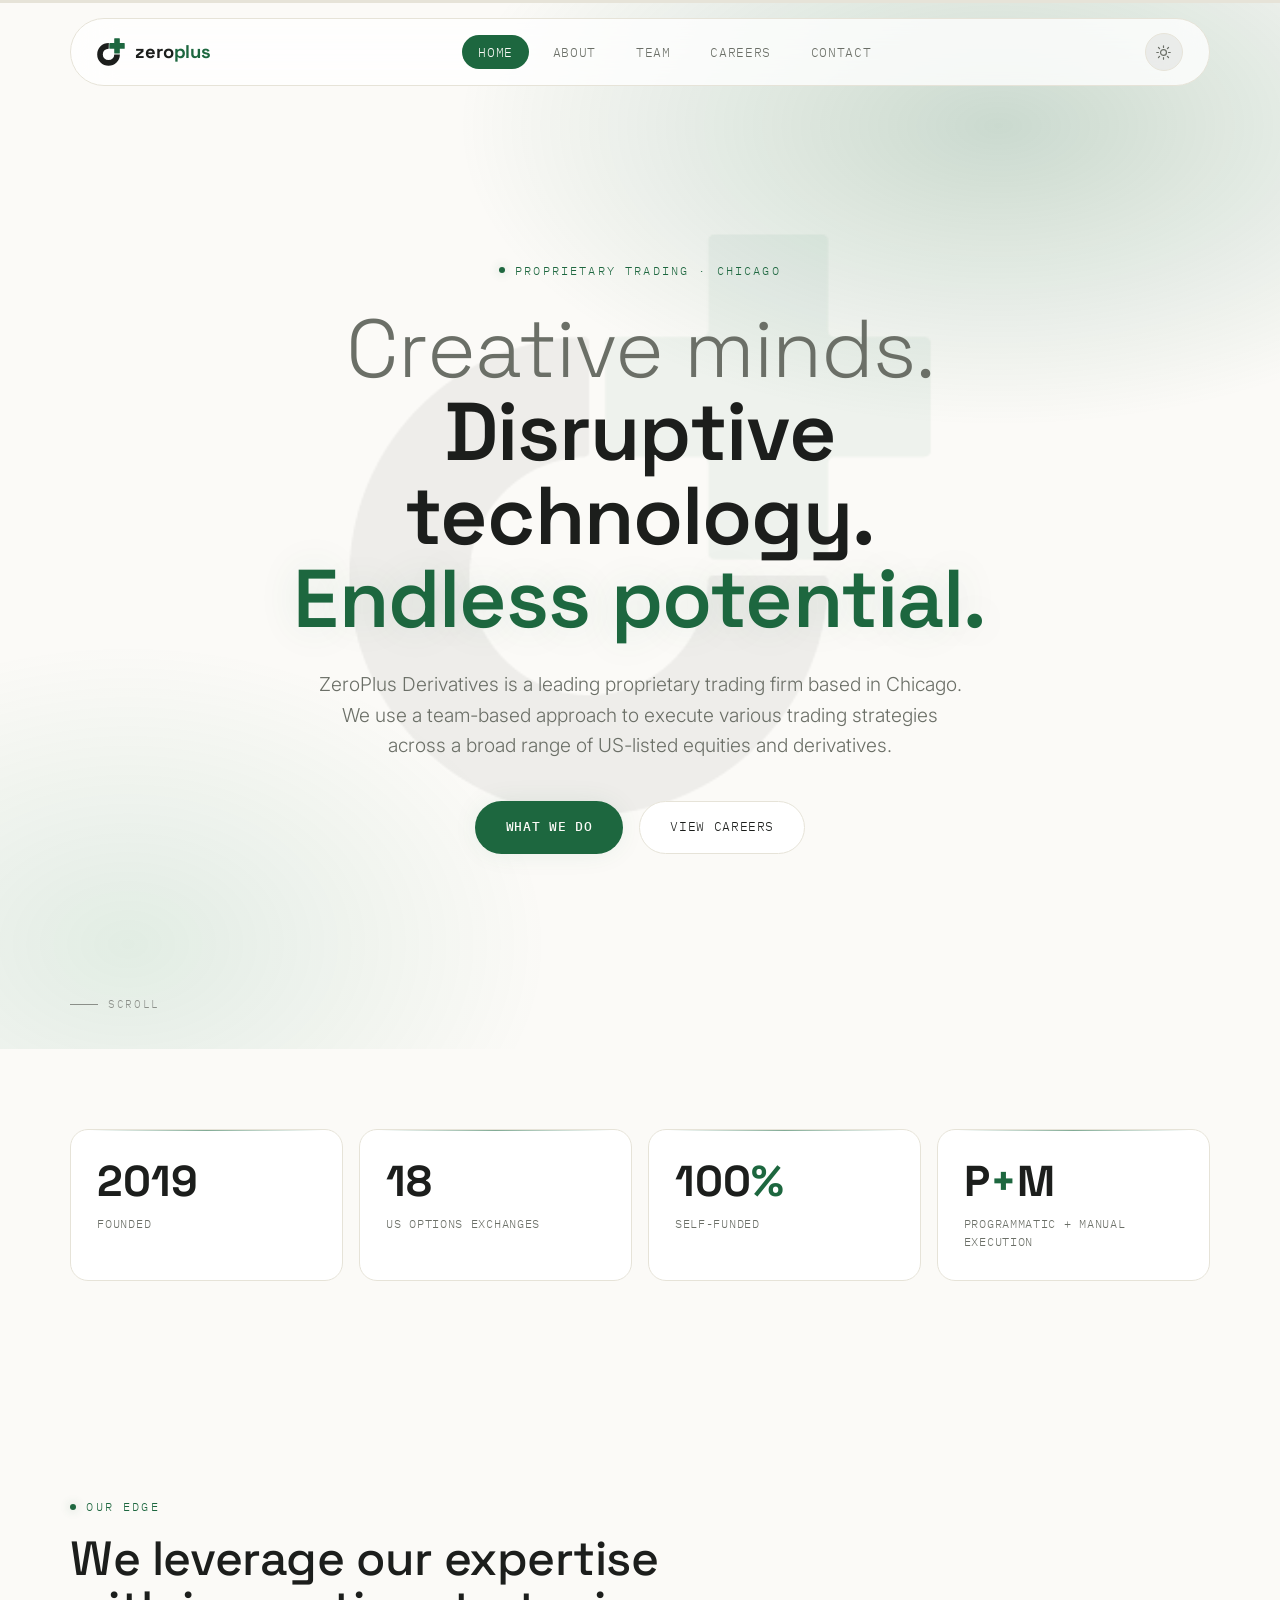
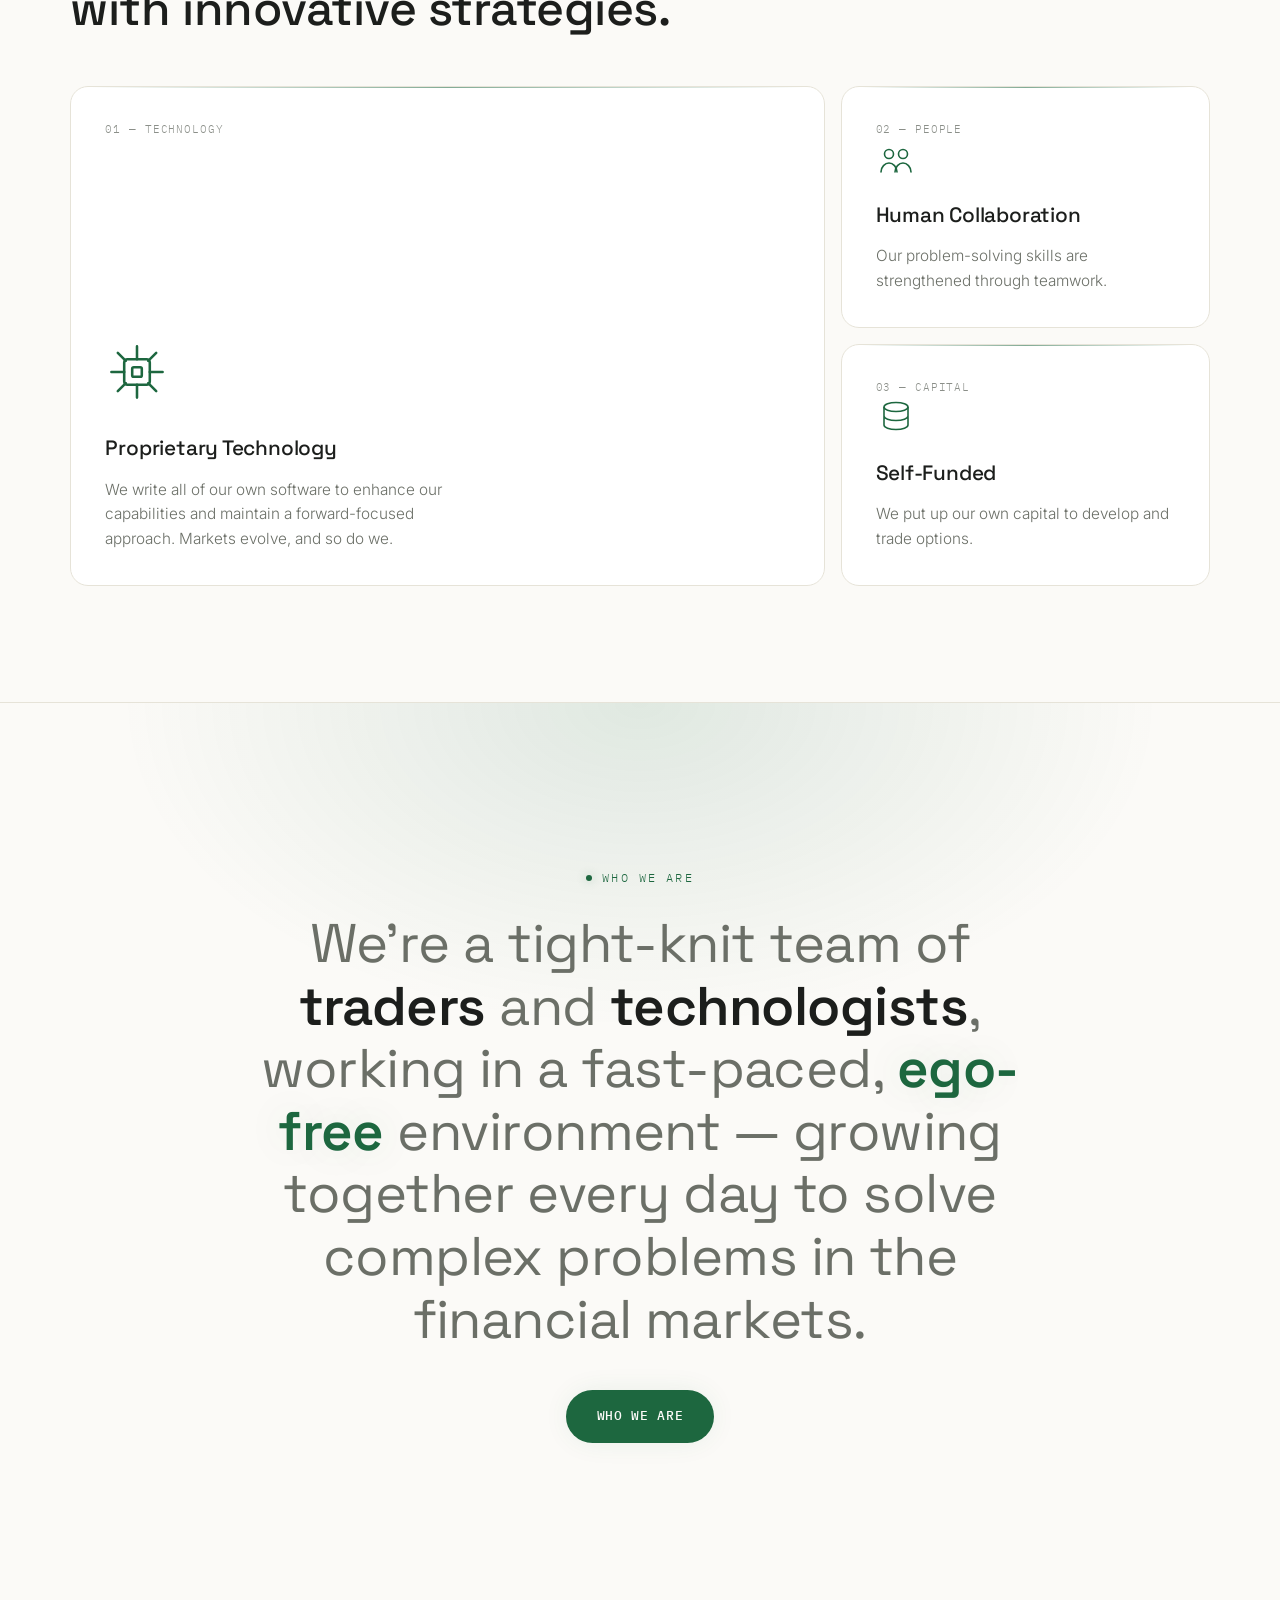
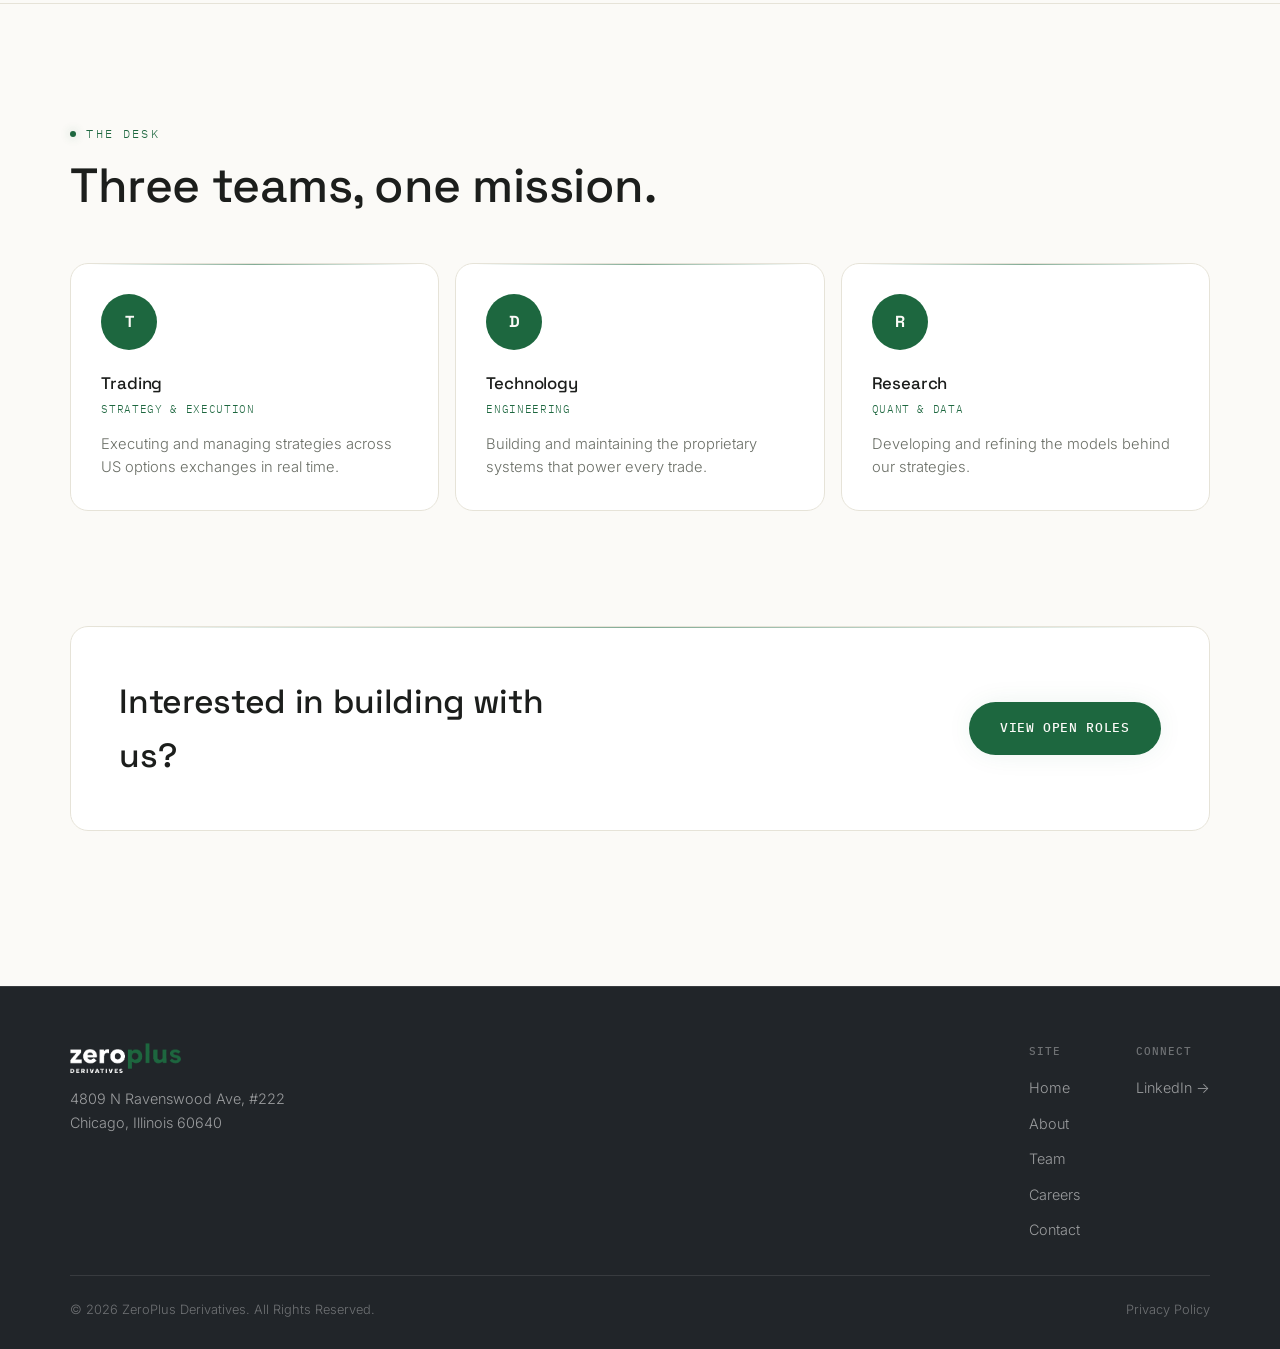
<file: index.html>
<!DOCTYPE html>
<html lang="en">
<head>
<meta charset="UTF-8">
<meta name="viewport" content="width=device-width, initial-scale=1.0">
<title>ZeroPlus Derivatives</title>
<meta name="description" content="ZeroPlus Derivatives is a leading proprietary trading firm based in Chicago, using a team-based approach to execute trading strategies across US-listed equities and derivatives.">
<link rel="icon" href="assets/logo-mark.png">
<link rel="stylesheet" href="css/style.css">
</head>
<body>

<div class="scroll-progress"><span></span></div>

<header class="site-header">
  <div class="container">
    <a href="index.html" class="brand">
      <svg class="brand-mark" viewBox="0 0 100 100" xmlns="http://www.w3.org/2000/svg" aria-hidden="true">
        <circle cx="41.2" cy="58.5" r="30.5" fill="none" stroke-width="20" stroke-dasharray="143.73 47.91" style="stroke: var(--header-text-hover);"/>
        <g transform="translate(71.5 28.2)">
          <rect x="-10" y="-27.5" width="20" height="55" rx="2" style="fill: var(--glow);"/>
          <rect x="-27.5" y="-10" width="55" height="20" rx="2" style="fill: var(--glow);"/>
        </g>
      </svg>
      <span class="brand-word">zero<span class="g">plus</span></span>
    </a>
    <nav class="main-nav" aria-label="Primary">
      <ul>
        <li><a href="index.html" class="is-active">Home</a></li>
        <li><a href="about.html">About</a></li>
        <li><a href="team.html">Team</a></li>
        <li><a href="careers.html">Careers</a></li>
        <li><a href="contact.html">Contact</a></li>
      </ul>
    </nav>
    <button class="nav-toggle" aria-label="Toggle menu" aria-expanded="false">
      <svg width="16" height="12" viewBox="0 0 18 14" fill="none" xmlns="http://www.w3.org/2000/svg">
        <path d="M0 1H18M0 7H18M0 13H18" stroke="currentColor" stroke-width="1.5"/>
      </svg>
    </button>
    <button class="theme-toggle" aria-label="Toggle light and dark mode">
      <svg class="icon-moon" viewBox="0 0 24 24" fill="none"><path d="M20 14.5A8.5 8.5 0 1 1 9.5 4a7 7 0 0 0 10.5 10.5Z" stroke="currentColor" stroke-width="1.7" stroke-linejoin="round"/></svg>
      <svg class="icon-sun" viewBox="0 0 24 24" fill="none"><circle cx="12" cy="12" r="4.2" stroke="currentColor" stroke-width="1.7"/><path d="M12 2.5v2.3M12 19.2v2.3M4.9 4.9l1.6 1.6M17.5 17.5l1.6 1.6M2.5 12h2.3M19.2 12h2.3M4.9 19.1l1.6-1.6M17.5 6.5l1.6-1.6" stroke="currentColor" stroke-width="1.7" stroke-linecap="round"/></svg>
    </button>
  </div>
</header>

<main>
  <!-- HERO -->
  <section class="hero">
    <canvas class="hero-canvas" aria-hidden="true"></canvas>
    <img src="assets/logo-mark.png" alt="" class="hero-mark-bg" aria-hidden="true">
        <div class="container">
      <div class="hero-inner">
        <span class="eyebrow">Proprietary Trading &middot; Chicago</span>
        <h1><span class="thin">Creative minds.</span><br>Disruptive technology.<br><span class="accent">Endless potential.</span></h1>
        <p class="lede">ZeroPlus Derivatives is a leading proprietary trading firm based in Chicago. We use a team-based approach to execute various trading strategies across a broad range of US-listed equities and derivatives.</p>
        <div class="cta-row">
          <a href="about.html" class="btn btn-primary">What we do</a>
          <a href="careers.html" class="btn btn-ghost">View careers</a>
        </div>
      </div>
    </div>
    <div class="scroll-cue"><span class="line"></span> Scroll</div>
  </section>

  <!-- STAT BAND -->
  <div class="stat-band">
    <div class="container">
      <div class="stat-grid">
        <div class="stat-tile glass">
          <div class="value">2019</div>
          <div class="label">Founded</div>
        </div>
        <div class="stat-tile glass">
          <div class="value">18</div>
          <div class="label">US Options Exchanges</div>
        </div>
        <div class="stat-tile glass">
          <div class="value">100<span class="unit">%</span></div>
          <div class="label">Self-Funded</div>
        </div>
        <div class="stat-tile glass">
          <div class="value">P<span class="unit">+</span>M</div>
          <div class="label">Programmatic + Manual Execution</div>
        </div>
      </div>
    </div>
  </div>

  <!-- BENTO: WHAT WE DO -->
  <section class="section-dark">
    <div class="container">
      <div class="section-head">
        <span class="eyebrow">Our Edge</span>
        <h2>We leverage our expertise with innovative strategies.</h2>
      </div>
      <div class="bento">
        <div class="bento-item glass span-2 span-2-row">
          <span class="tag">01 &mdash; Technology</span>
          <svg class="bento-icon" viewBox="0 0 40 40" fill="none" xmlns="http://www.w3.org/2000/svg">
            <rect x="12" y="12" width="16" height="16" rx="2" stroke="currentColor" stroke-width="1.6"/>
            <rect x="17" y="17" width="6" height="6" rx="1" stroke="currentColor" stroke-width="1.6"/>
            <path d="M20 4V12M20 28V36M4 20H12M28 20H36M8 8L13 13M32 8L27 13M8 32L13 27M32 32L27 27" stroke="currentColor" stroke-width="1.6" stroke-linecap="round"/>
          </svg>
          <h3>Proprietary Technology</h3>
          <p>We write all of our own software to enhance our capabilities and maintain a forward-focused approach. Markets evolve, and so do we.</p>
        </div>
        <div class="bento-item glass">
          <span class="tag">02 &mdash; People</span>
          <svg class="bento-icon" viewBox="0 0 40 40" fill="none" xmlns="http://www.w3.org/2000/svg">
            <circle cx="13" cy="15" r="4.5" stroke="currentColor" stroke-width="1.6"/>
            <circle cx="27" cy="15" r="4.5" stroke="currentColor" stroke-width="1.6"/>
            <path d="M5 33c0-5 4-9 8-9s8 4 8 9M19 33c0-5 4-9 8-9s8 4 8 9" stroke="currentColor" stroke-width="1.6" stroke-linecap="round"/>
          </svg>
          <h3>Human Collaboration</h3>
          <p>Our problem-solving skills are strengthened through teamwork.</p>
        </div>
        <div class="bento-item glass">
          <span class="tag">03 &mdash; Capital</span>
          <svg class="bento-icon" viewBox="0 0 40 40" fill="none" xmlns="http://www.w3.org/2000/svg">
            <ellipse cx="20" cy="10" rx="12" ry="4.5" stroke="currentColor" stroke-width="1.6"/>
            <path d="M8 10v9c0 2.5 5.4 4.5 12 4.5s12-2 12-4.5v-9M8 19v9c0 2.5 5.4 4.5 12 4.5s12-2 12-4.5v-9" stroke="currentColor" stroke-width="1.6"/>
          </svg>
          <h3>Self-Funded</h3>
          <p>We put up our own capital to develop and trade options.</p>
        </div>
      </div>
    </div>
  </section>

  <!-- STATEMENT -->
  <section class="statement">
    <div class="container">
      <span class="eyebrow">Who We Are</span>
      <h2 style="margin-top:24px;">We're a tight-knit team of <strong>traders</strong> and <strong>technologists</strong>, working in a fast-paced, <span class="accent">ego-free</span> environment &mdash; growing together every day to solve complex problems in the financial markets.</h2>
      <div class="cta-row" style="justify-content:center; margin-top:40px;">
        <a href="team.html" class="btn btn-primary">Who we are</a>
      </div>
    </div>
  </section>

  <!-- TEAM PREVIEW -->
  <section class="section-dark">
    <div class="container">
      <div class="section-head">
        <span class="eyebrow">The Desk</span>
        <h2>Three teams, one mission.</h2>
      </div>
      <div class="people-grid">
        <div class="people-card glass">
          <div class="people-avatar">T</div>
          <h4>Trading</h4>
          <span class="role">Strategy &amp; Execution</span>
          <p>Executing and managing strategies across US options exchanges in real time.</p>
        </div>
        <div class="people-card glass">
          <div class="people-avatar">D</div>
          <h4>Technology</h4>
          <span class="role">Engineering</span>
          <p>Building and maintaining the proprietary systems that power every trade.</p>
        </div>
        <div class="people-card glass">
          <div class="people-avatar">R</div>
          <h4>Research</h4>
          <span class="role">Quant &amp; Data</span>
          <p>Developing and refining the models behind our strategies.</p>
        </div>
      </div>
    </div>
  </section>

  <!-- CTA -->
  <section class="section-dark" style="padding-top:0;">
    <div class="container">
      <div class="cta-banner glass">
        <h2>Interested in building with us?</h2>
        <a href="careers.html" class="btn btn-primary">View open roles</a>
      </div>
    </div>
  </section>
</main>

<footer class="site-footer">
  <div class="container">
    <div class="footer-top">
      <div class="footer-brand">
        <img src="assets/logo-full.png" alt="ZeroPlus Derivatives">
        <address>
          4809 N Ravenswood Ave, #222<br>
          Chicago, Illinois 60640
        </address>
      </div>
      <div class="footer-nav">
        <div>
          <h4>Site</h4>
          <ul>
            <li><a href="index.html">Home</a></li>
            <li><a href="about.html">About</a></li>
            <li><a href="team.html">Team</a></li>
            <li><a href="careers.html">Careers</a></li>
            <li><a href="contact.html">Contact</a></li>
          </ul>
        </div>
        <div>
          <h4>Connect</h4>
          <ul>
            <li><a href="https://www.linkedin.com/company/zeroplus-derivatives-llc/" target="_blank" rel="noopener" class="social-link">LinkedIn &rarr;</a></li>
          </ul>
        </div>
      </div>
    </div>
    <div class="footer-bottom">
      <span>&copy; 2026 ZeroPlus Derivatives. All Rights Reserved.</span>
      <a href="#">Privacy Policy</a>
    </div>
  </div>
</footer>

<script src="js/script.js"></script>
</body>
</html>
</file>
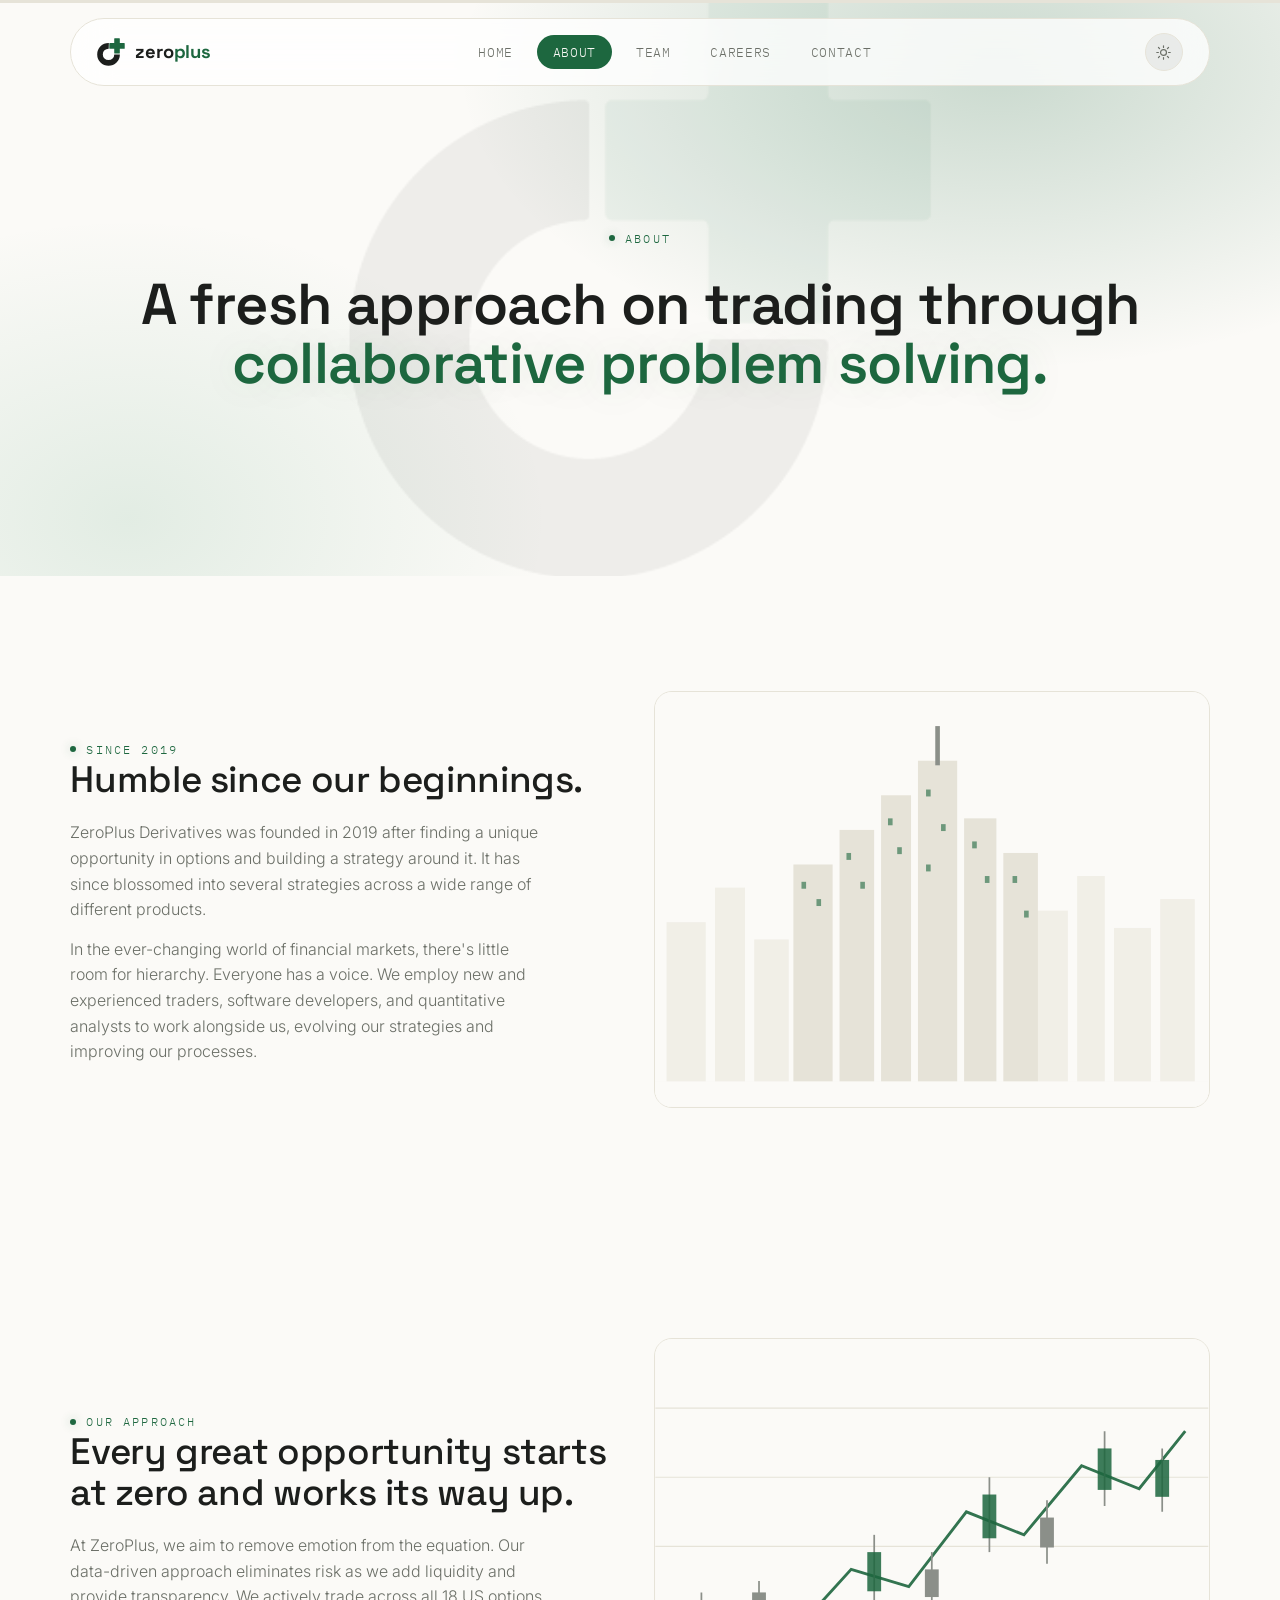
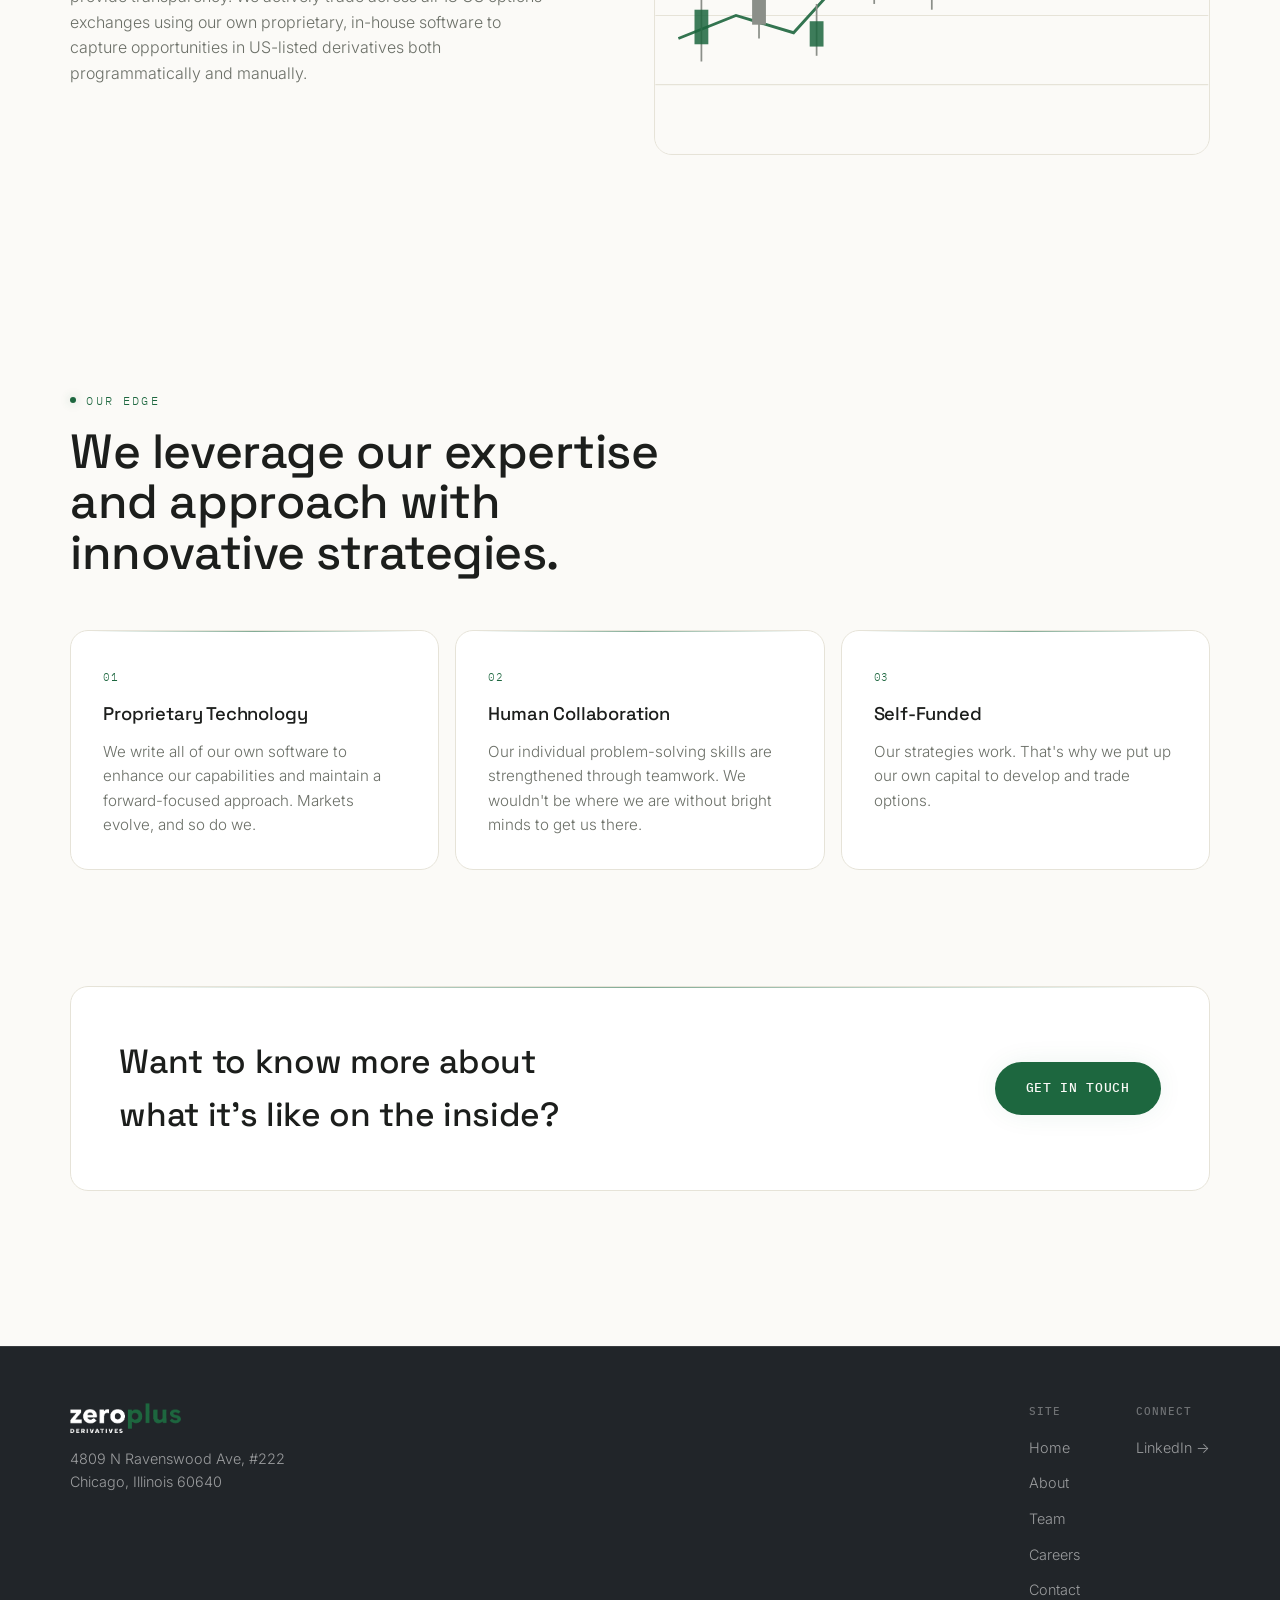
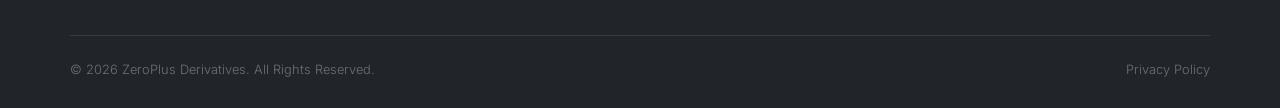
<file: about.html>
<!DOCTYPE html>
<html lang="en">
<head>
<meta charset="UTF-8">
<meta name="viewport" content="width=device-width, initial-scale=1.0">
<title>About &mdash; ZeroPlus Derivatives</title>
<meta name="description" content="ZeroPlus Derivatives was founded in 2019, trading options across all 18 US options exchanges using proprietary, in-house software.">
<link rel="icon" href="assets/logo-mark.png">
<link rel="stylesheet" href="css/style.css">
</head>
<body>

<div class="scroll-progress"><span></span></div>

<header class="site-header">
  <div class="container">
    <a href="index.html" class="brand">
      <svg class="brand-mark" viewBox="0 0 100 100" xmlns="http://www.w3.org/2000/svg" aria-hidden="true">
        <circle cx="41.2" cy="58.5" r="30.5" fill="none" stroke-width="20" stroke-dasharray="143.73 47.91" style="stroke: var(--header-text-hover);"/>
        <g transform="translate(71.5 28.2)">
          <rect x="-10" y="-27.5" width="20" height="55" rx="2" style="fill: var(--glow);"/>
          <rect x="-27.5" y="-10" width="55" height="20" rx="2" style="fill: var(--glow);"/>
        </g>
      </svg>
      <span class="brand-word">zero<span class="g">plus</span></span>
    </a>
    <nav class="main-nav" aria-label="Primary">
      <ul>
        <li><a href="index.html">Home</a></li>
        <li><a href="about.html" class="is-active">About</a></li>
        <li><a href="team.html">Team</a></li>
        <li><a href="careers.html">Careers</a></li>
        <li><a href="contact.html">Contact</a></li>
      </ul>
    </nav>
    <button class="nav-toggle" aria-label="Toggle menu" aria-expanded="false">
      <svg width="16" height="12" viewBox="0 0 18 14" fill="none" xmlns="http://www.w3.org/2000/svg">
        <path d="M0 1H18M0 7H18M0 13H18" stroke="currentColor" stroke-width="1.5"/>
      </svg>
    </button>
    <button class="theme-toggle" aria-label="Toggle light and dark mode">
      <svg class="icon-moon" viewBox="0 0 24 24" fill="none"><path d="M20 14.5A8.5 8.5 0 1 1 9.5 4a7 7 0 0 0 10.5 10.5Z" stroke="currentColor" stroke-width="1.7" stroke-linejoin="round"/></svg>
      <svg class="icon-sun" viewBox="0 0 24 24" fill="none"><circle cx="12" cy="12" r="4.2" stroke="currentColor" stroke-width="1.7"/><path d="M12 2.5v2.3M12 19.2v2.3M4.9 4.9l1.6 1.6M17.5 17.5l1.6 1.6M2.5 12h2.3M19.2 12h2.3M4.9 19.1l1.6-1.6M17.5 6.5l1.6-1.6" stroke="currentColor" stroke-width="1.7" stroke-linecap="round"/></svg>
    </button>
  </div>
</header>

<main>
  <!-- PAGE INTRO -->
  <section class="hero" style="min-height:64vh;">
    <canvas class="hero-canvas" aria-hidden="true"></canvas>
    <img src="assets/logo-mark.png" alt="" class="hero-mark-bg" aria-hidden="true">
        <div class="container">
      <div class="hero-inner" style="max-width:1100px; padding-top:60px; padding-bottom:20px;">
        <span class="eyebrow">About</span>
        <h1 style="font-size: clamp(2.1rem, 4.8vw, 3.6rem);">A fresh approach on trading through <span class="accent">collaborative problem solving.</span></h1>
      </div>
    </div>
  </section>

  <!-- HUMBLE SINCE OUR BEGINNINGS -->
  <section class="section-dark">
    <div class="container">
      <div class="split-row">
        <div class="split-text">
          <span class="eyebrow">Since 2019</span>
          <h2>Humble since our beginnings.</h2>
          <p>ZeroPlus Derivatives was founded in 2019 after finding a unique opportunity in options and building a strategy around it. It has since blossomed into several strategies across a wide range of different products.</p>
          <p>In the ever-changing world of financial markets, there's little room for hierarchy. Everyone has a voice. We employ new and experienced traders, software developers, and quantitative analysts to work alongside us, evolving our strategies and improving our processes.</p>
        </div>
        <div class="split-media">
          <svg viewBox="0 0 480 360" class="scene-svg" aria-hidden="true" preserveAspectRatio="xMidYMax slice">
            <rect width="480" height="360" style="fill: var(--ink);"/>
            <g style="fill: var(--glass-strong);">
              <rect x="10" y="200" width="34" height="140"/>
              <rect x="52" y="170" width="26" height="170"/>
              <rect x="86" y="215" width="30" height="125"/>
              <rect x="330" y="190" width="28" height="150"/>
              <rect x="366" y="160" width="24" height="180"/>
              <rect x="398" y="205" width="32" height="135"/>
              <rect x="438" y="180" width="30" height="160"/>
            </g>
            <g style="fill: var(--glass-border);">
              <rect x="120" y="150" width="34" height="190"/>
              <rect x="160" y="120" width="30" height="220"/>
              <rect x="196" y="90"  width="26" height="250"/>
              <rect x="228" y="60"  width="34" height="280"/>
              <rect x="268" y="110" width="28" height="230"/>
              <rect x="302" y="140" width="30" height="200"/>
              <rect x="243" y="30" width="4" height="34" style="fill: var(--text-dim);"/>
            </g>
            <g style="fill: var(--glow);" opacity="0.6">
              <rect x="127" y="165" width="4" height="6"/>
              <rect x="140" y="180" width="4" height="6"/>
              <rect x="166" y="140" width="4" height="6"/>
              <rect x="178" y="165" width="4" height="6"/>
              <rect x="202" y="110" width="4" height="6"/>
              <rect x="210" y="135" width="4" height="6"/>
              <rect x="235" y="85"  width="4" height="6"/>
              <rect x="248" y="115" width="4" height="6"/>
              <rect x="235" y="150" width="4" height="6"/>
              <rect x="275" y="130" width="4" height="6"/>
              <rect x="286" y="160" width="4" height="6"/>
              <rect x="310" y="160" width="4" height="6"/>
              <rect x="320" y="190" width="4" height="6"/>
            </g>
            <rect x="0" y="338" width="480" height="22" style="fill: var(--ink);"/>
          </svg>
        </div>
      </div>
    </div>
  </section>

  <!-- EVERY GREAT OPPORTUNITY -->
  <section class="section-dark">
    <div class="container">
      <div class="split-row reverse">
        <div class="split-media">
          <svg viewBox="0 0 480 360" class="scene-svg" aria-hidden="true">
            <rect width="480" height="360" style="fill: var(--ink);"/>
            <g style="stroke: var(--glass-border);" stroke-width="1">
              <line x1="0" y1="60" x2="480" y2="60"/>
              <line x1="0" y1="120" x2="480" y2="120"/>
              <line x1="0" y1="180" x2="480" y2="180"/>
              <line x1="0" y1="240" x2="480" y2="240"/>
              <line x1="0" y1="300" x2="480" y2="300"/>
            </g>
            <polyline points="20,260 70,240 120,255 170,200 220,215 270,150 320,170 370,110 420,130 460,80"
              fill="none" style="stroke: var(--glow);" stroke-width="2.5" opacity="0.9"/>
            <g style="stroke: var(--text-dim);" stroke-width="1.5">
              <line x1="40" y1="220" x2="40" y2="280"/>
              <line x1="90" y1="210" x2="90" y2="260"/>
              <line x1="140" y1="230" x2="140" y2="275"/>
              <line x1="190" y1="170" x2="190" y2="230"/>
              <line x1="240" y1="185" x2="240" y2="235"/>
              <line x1="290" y1="120" x2="290" y2="185"/>
              <line x1="340" y1="140" x2="340" y2="195"/>
              <line x1="390" y1="80"  x2="390" y2="145"/>
              <line x1="440" y1="95"  x2="440" y2="150"/>
            </g>
            <g>
              <rect x="34" y="235" width="12" height="30" style="fill: var(--glow);" opacity="0.85"/>
              <rect x="84" y="220" width="12" height="28" style="fill: var(--text-dim);"/>
              <rect x="134" y="245" width="12" height="22" style="fill: var(--glow);" opacity="0.85"/>
              <rect x="184" y="185" width="12" height="34" style="fill: var(--glow);" opacity="0.85"/>
              <rect x="234" y="200" width="12" height="24" style="fill: var(--text-dim);"/>
              <rect x="284" y="135" width="12" height="38" style="fill: var(--glow);" opacity="0.85"/>
              <rect x="334" y="155" width="12" height="26" style="fill: var(--text-dim);"/>
              <rect x="384" y="95"  width="12" height="36" style="fill: var(--glow);" opacity="0.85"/>
              <rect x="434" y="105" width="12" height="32" style="fill: var(--glow);" opacity="0.85"/>
            </g>
          </svg>
        </div>
        <div class="split-text">
          <span class="eyebrow">Our Approach</span>
          <h2>Every great opportunity starts at zero and works its way up.</h2>
          <p>At ZeroPlus, we aim to remove emotion from the equation. Our data-driven approach eliminates risk as we add liquidity and provide transparency. We actively trade across all 18 US options exchanges using our own proprietary, in-house software to capture opportunities in US-listed derivatives both programmatically and manually.</p>
        </div>
      </div>
    </div>
  </section>

  <!-- OUR EDGE -->
  <section class="section-dark">
    <div class="container">
      <div class="section-head">
        <span class="eyebrow">Our Edge</span>
        <h2>We leverage our expertise and approach with innovative strategies.</h2>
      </div>
      <div class="card-grid3">
        <div class="glass">
          <span class="tag">01</span>
          <h3>Proprietary Technology</h3>
          <p>We write all of our own software to enhance our capabilities and maintain a forward-focused approach. Markets evolve, and so do we.</p>
        </div>
        <div class="glass">
          <span class="tag">02</span>
          <h3>Human Collaboration</h3>
          <p>Our individual problem-solving skills are strengthened through teamwork. We wouldn't be where we are without bright minds to get us there.</p>
        </div>
        <div class="glass">
          <span class="tag">03</span>
          <h3>Self-Funded</h3>
          <p>Our strategies work. That's why we put up our own capital to develop and trade options.</p>
        </div>
      </div>
    </div>
  </section>

  <!-- CTA -->
  <section class="section-dark" style="padding-top:0;">
    <div class="container">
      <div class="cta-banner glass">
        <h2>Want to know more about what it's like on the inside?</h2>
        <a href="contact.html" class="btn btn-primary">Get in touch</a>
      </div>
    </div>
  </section>
</main>

<footer class="site-footer">
  <div class="container">
    <div class="footer-top">
      <div class="footer-brand">
        <img src="assets/logo-full.png" alt="ZeroPlus Derivatives">
        <address>
          4809 N Ravenswood Ave, #222<br>
          Chicago, Illinois 60640
        </address>
      </div>
      <div class="footer-nav">
        <div>
          <h4>Site</h4>
          <ul>
            <li><a href="index.html">Home</a></li>
            <li><a href="about.html">About</a></li>
            <li><a href="team.html">Team</a></li>
            <li><a href="careers.html">Careers</a></li>
            <li><a href="contact.html">Contact</a></li>
          </ul>
        </div>
        <div>
          <h4>Connect</h4>
          <ul>
            <li><a href="https://www.linkedin.com/company/zeroplus-derivatives-llc/" target="_blank" rel="noopener" class="social-link">LinkedIn &rarr;</a></li>
          </ul>
        </div>
      </div>
    </div>
    <div class="footer-bottom">
      <span>&copy; 2026 ZeroPlus Derivatives. All Rights Reserved.</span>
      <a href="#">Privacy Policy</a>
    </div>
  </div>
</footer>

<script src="js/script.js"></script>
</body>
</html>
</file>
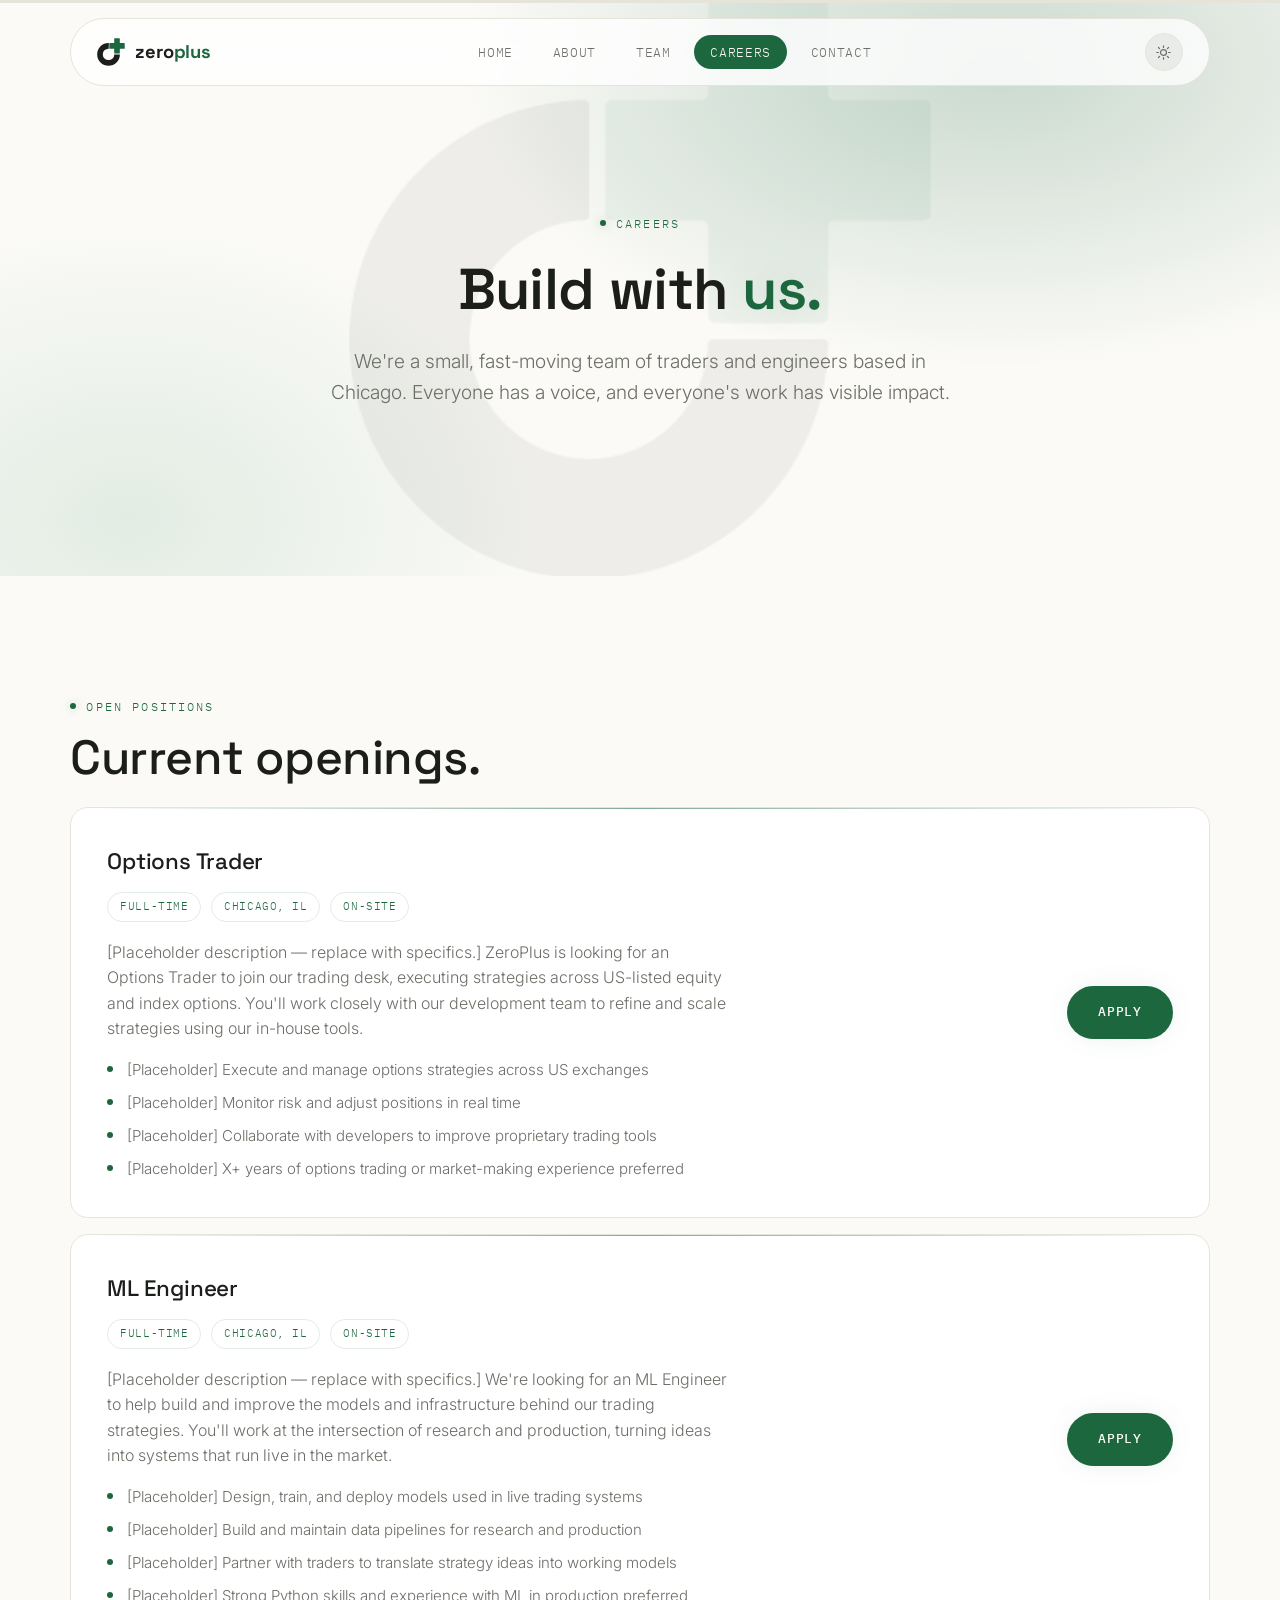
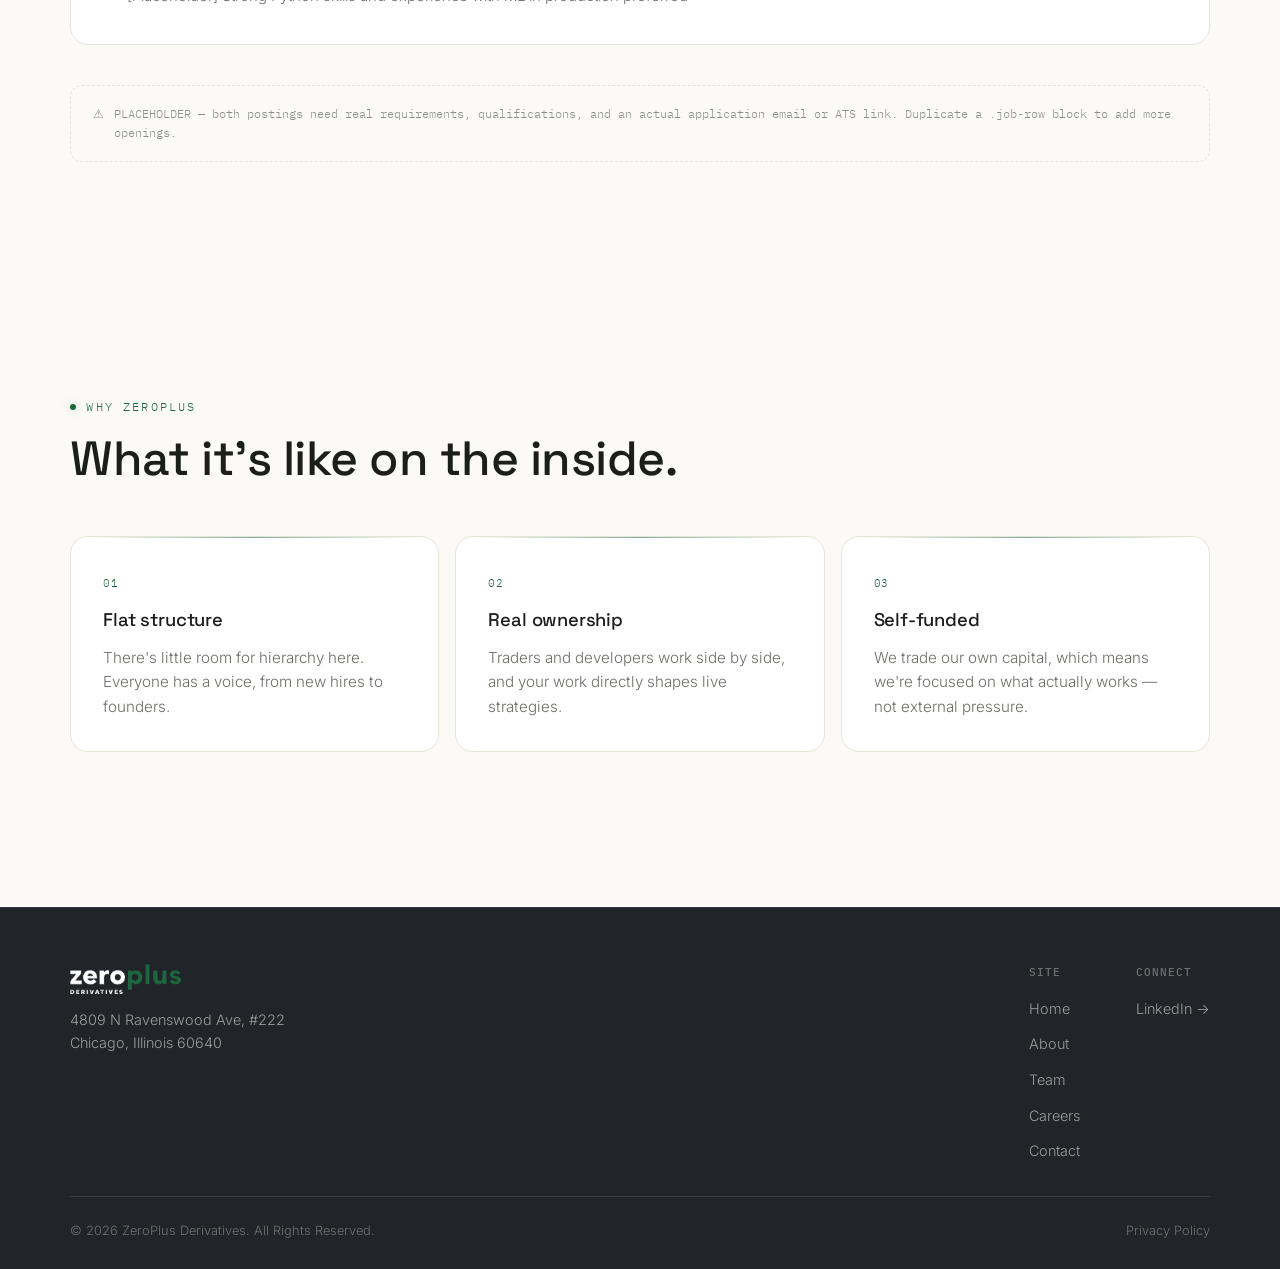
<file: careers.html>
<!DOCTYPE html>
<html lang="en">
<head>
<meta charset="UTF-8">
<meta name="viewport" content="width=device-width, initial-scale=1.0">
<title>Careers &mdash; ZeroPlus Derivatives</title>
<meta name="description" content="Join ZeroPlus Derivatives &mdash; open roles for traders and engineers in Chicago.">
<link rel="icon" href="assets/logo-mark.png">
<link rel="stylesheet" href="css/style.css">
</head>
<body>

<div class="scroll-progress"><span></span></div>

<header class="site-header">
  <div class="container">
    <a href="index.html" class="brand">
      <svg class="brand-mark" viewBox="0 0 100 100" xmlns="http://www.w3.org/2000/svg" aria-hidden="true">
        <circle cx="41.2" cy="58.5" r="30.5" fill="none" stroke-width="20" stroke-dasharray="143.73 47.91" style="stroke: var(--header-text-hover);"/>
        <g transform="translate(71.5 28.2)">
          <rect x="-10" y="-27.5" width="20" height="55" rx="2" style="fill: var(--glow);"/>
          <rect x="-27.5" y="-10" width="55" height="20" rx="2" style="fill: var(--glow);"/>
        </g>
      </svg>
      <span class="brand-word">zero<span class="g">plus</span></span>
    </a>
    <nav class="main-nav" aria-label="Primary">
      <ul>
        <li><a href="index.html">Home</a></li>
        <li><a href="about.html">About</a></li>
        <li><a href="team.html">Team</a></li>
        <li><a href="careers.html" class="is-active">Careers</a></li>
        <li><a href="contact.html">Contact</a></li>
      </ul>
    </nav>
    <button class="nav-toggle" aria-label="Toggle menu" aria-expanded="false">
      <svg width="16" height="12" viewBox="0 0 18 14" fill="none" xmlns="http://www.w3.org/2000/svg">
        <path d="M0 1H18M0 7H18M0 13H18" stroke="currentColor" stroke-width="1.5"/>
      </svg>
    </button>
    <button class="theme-toggle" aria-label="Toggle light and dark mode">
      <svg class="icon-moon" viewBox="0 0 24 24" fill="none"><path d="M20 14.5A8.5 8.5 0 1 1 9.5 4a7 7 0 0 0 10.5 10.5Z" stroke="currentColor" stroke-width="1.7" stroke-linejoin="round"/></svg>
      <svg class="icon-sun" viewBox="0 0 24 24" fill="none"><circle cx="12" cy="12" r="4.2" stroke="currentColor" stroke-width="1.7"/><path d="M12 2.5v2.3M12 19.2v2.3M4.9 4.9l1.6 1.6M17.5 17.5l1.6 1.6M2.5 12h2.3M19.2 12h2.3M4.9 19.1l1.6-1.6M17.5 6.5l1.6-1.6" stroke="currentColor" stroke-width="1.7" stroke-linecap="round"/></svg>
    </button>
  </div>
</header>

<main>
  <section class="hero" style="min-height:64vh;">
    <canvas class="hero-canvas" aria-hidden="true"></canvas>
    <img src="assets/logo-mark.png" alt="" class="hero-mark-bg" aria-hidden="true">
        <div class="container">
      <div class="hero-inner" style="max-width:1100px; padding-top:60px; padding-bottom:20px;">
        <span class="eyebrow">Careers</span>
        <h1 style="font-size: clamp(2.1rem, 4.8vw, 3.6rem);">Build with <span class="accent">us.</span></h1>
        <p class="lede">We're a small, fast-moving team of traders and engineers based in Chicago. Everyone has a voice, and everyone's work has visible impact.</p>
      </div>
    </div>
  </section>

  <!-- OPEN ROLES -->
  <section class="section-dark">
    <div class="container">
      <div class="section-head" style="margin-bottom:24px;">
        <span class="eyebrow">Open Positions</span>
        <h2>Current openings.</h2>
      </div>

      <div class="job-list">
        <div class="job-row glass">
          <div class="job-main">
            <h3>Options Trader</h3>
            <div class="job-meta"><span>Full-Time</span><span>Chicago, IL</span><span>On-Site</span></div>
            <p class="job-desc">[Placeholder description &mdash; replace with specifics.] ZeroPlus is looking for an Options Trader to join our trading desk, executing strategies across US-listed equity and index options. You'll work closely with our development team to refine and scale strategies using our in-house tools.</p>
            <ul class="job-list-inline">
              <li>[Placeholder] Execute and manage options strategies across US exchanges</li>
              <li>[Placeholder] Monitor risk and adjust positions in real time</li>
              <li>[Placeholder] Collaborate with developers to improve proprietary trading tools</li>
              <li>[Placeholder] X+ years of options trading or market-making experience preferred</li>
            </ul>
          </div>
          <div class="job-apply">
            <a href="mailto:careers@zeroplusderivatives.com?subject=Options%20Trader%20Application" class="btn btn-primary">Apply</a>
          </div>
        </div>

        <div class="job-row glass">
          <div class="job-main">
            <h3>ML Engineer</h3>
            <div class="job-meta"><span>Full-Time</span><span>Chicago, IL</span><span>On-Site</span></div>
            <p class="job-desc">[Placeholder description &mdash; replace with specifics.] We're looking for an ML Engineer to help build and improve the models and infrastructure behind our trading strategies. You'll work at the intersection of research and production, turning ideas into systems that run live in the market.</p>
            <ul class="job-list-inline">
              <li>[Placeholder] Design, train, and deploy models used in live trading systems</li>
              <li>[Placeholder] Build and maintain data pipelines for research and production</li>
              <li>[Placeholder] Partner with traders to translate strategy ideas into working models</li>
              <li>[Placeholder] Strong Python skills and experience with ML in production preferred</li>
            </ul>
          </div>
          <div class="job-apply">
            <a href="mailto:careers@zeroplusderivatives.com?subject=ML%20Engineer%20Application" class="btn btn-primary">Apply</a>
          </div>
        </div>
      </div>

      <div class="placeholder-note">
        <span>&#9888;</span>
        <span>PLACEHOLDER &mdash; both postings need real requirements, qualifications, and an actual application email or ATS link. Duplicate a .job-row block to add more openings.</span>
      </div>
    </div>
  </section>

  <!-- WHY ZEROPLUS -->
  <section class="section-dark">
    <div class="container">
      <div class="section-head">
        <span class="eyebrow">Why ZeroPlus</span>
        <h2>What it's like on the inside.</h2>
      </div>
      <div class="card-grid3">
        <div class="glass">
          <span class="tag">01</span>
          <h3>Flat structure</h3>
          <p>There's little room for hierarchy here. Everyone has a voice, from new hires to founders.</p>
        </div>
        <div class="glass">
          <span class="tag">02</span>
          <h3>Real ownership</h3>
          <p>Traders and developers work side by side, and your work directly shapes live strategies.</p>
        </div>
        <div class="glass">
          <span class="tag">03</span>
          <h3>Self-funded</h3>
          <p>We trade our own capital, which means we're focused on what actually works &mdash; not external pressure.</p>
        </div>
      </div>
    </div>
  </section>
</main>

<footer class="site-footer">
  <div class="container">
    <div class="footer-top">
      <div class="footer-brand">
        <img src="assets/logo-full.png" alt="ZeroPlus Derivatives">
        <address>
          4809 N Ravenswood Ave, #222<br>
          Chicago, Illinois 60640
        </address>
      </div>
      <div class="footer-nav">
        <div>
          <h4>Site</h4>
          <ul>
            <li><a href="index.html">Home</a></li>
            <li><a href="about.html">About</a></li>
            <li><a href="team.html">Team</a></li>
            <li><a href="careers.html">Careers</a></li>
            <li><a href="contact.html">Contact</a></li>
          </ul>
        </div>
        <div>
          <h4>Connect</h4>
          <ul>
            <li><a href="https://www.linkedin.com/company/zeroplus-derivatives-llc/" target="_blank" rel="noopener" class="social-link">LinkedIn &rarr;</a></li>
          </ul>
        </div>
      </div>
    </div>
    <div class="footer-bottom">
      <span>&copy; 2026 ZeroPlus Derivatives. All Rights Reserved.</span>
      <a href="#">Privacy Policy</a>
    </div>
  </div>
</footer>

<script src="js/script.js"></script>
</body>
</html>
</file>
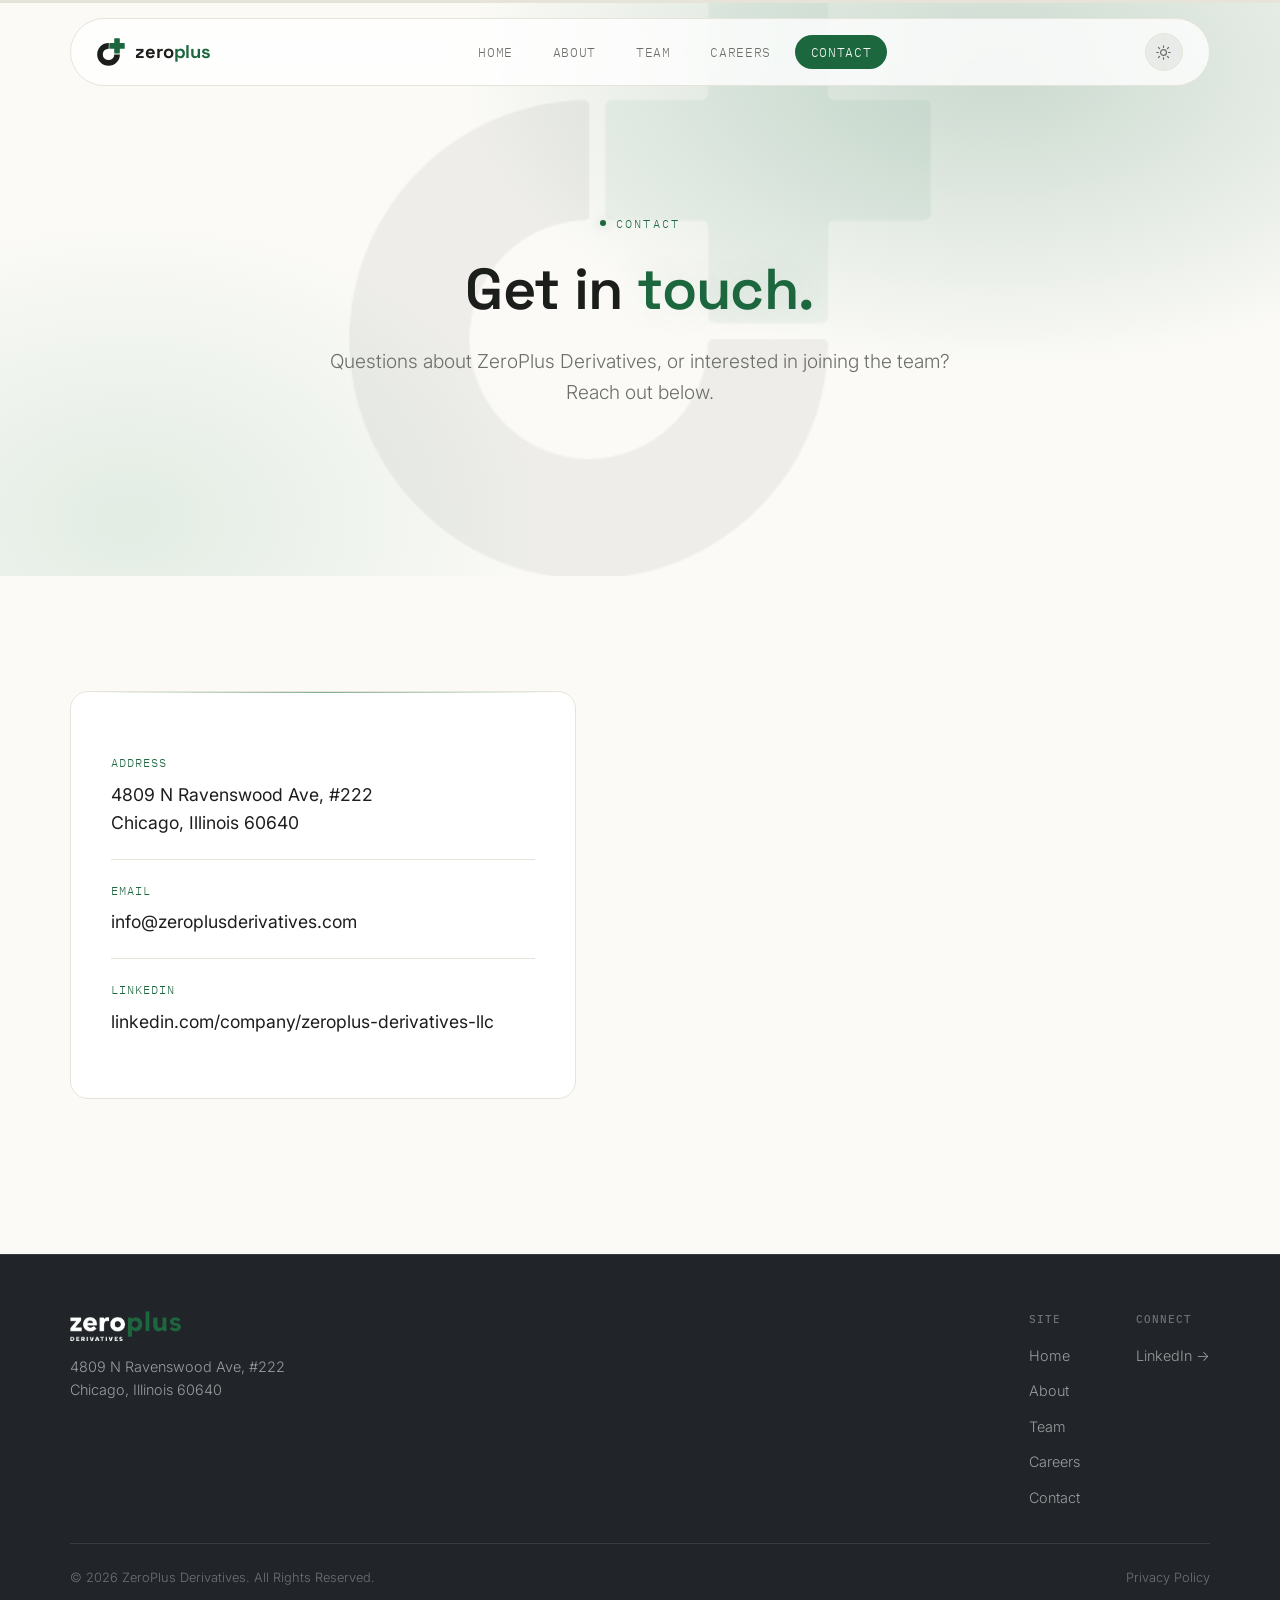
<file: contact.html>
<!DOCTYPE html>
<html lang="en">
<head>
<meta charset="UTF-8">
<meta name="viewport" content="width=device-width, initial-scale=1.0">
<title>Contact &mdash; ZeroPlus Derivatives</title>
<meta name="description" content="Get in touch with ZeroPlus Derivatives in Chicago, Illinois.">
<link rel="icon" href="assets/logo-mark.png">
<link rel="stylesheet" href="css/style.css">
</head>
<body>

<div class="scroll-progress"><span></span></div>

<header class="site-header">
  <div class="container">
    <a href="index.html" class="brand">
      <svg class="brand-mark" viewBox="0 0 100 100" xmlns="http://www.w3.org/2000/svg" aria-hidden="true">
        <circle cx="41.2" cy="58.5" r="30.5" fill="none" stroke-width="20" stroke-dasharray="143.73 47.91" style="stroke: var(--header-text-hover);"/>
        <g transform="translate(71.5 28.2)">
          <rect x="-10" y="-27.5" width="20" height="55" rx="2" style="fill: var(--glow);"/>
          <rect x="-27.5" y="-10" width="55" height="20" rx="2" style="fill: var(--glow);"/>
        </g>
      </svg>
      <span class="brand-word">zero<span class="g">plus</span></span>
    </a>
    <nav class="main-nav" aria-label="Primary">
      <ul>
        <li><a href="index.html">Home</a></li>
        <li><a href="about.html">About</a></li>
        <li><a href="team.html">Team</a></li>
        <li><a href="careers.html">Careers</a></li>
        <li><a href="contact.html" class="is-active">Contact</a></li>
      </ul>
    </nav>
    <button class="nav-toggle" aria-label="Toggle menu" aria-expanded="false">
      <svg width="16" height="12" viewBox="0 0 18 14" fill="none" xmlns="http://www.w3.org/2000/svg">
        <path d="M0 1H18M0 7H18M0 13H18" stroke="currentColor" stroke-width="1.5"/>
      </svg>
    </button>
    <button class="theme-toggle" aria-label="Toggle light and dark mode">
      <svg class="icon-moon" viewBox="0 0 24 24" fill="none"><path d="M20 14.5A8.5 8.5 0 1 1 9.5 4a7 7 0 0 0 10.5 10.5Z" stroke="currentColor" stroke-width="1.7" stroke-linejoin="round"/></svg>
      <svg class="icon-sun" viewBox="0 0 24 24" fill="none"><circle cx="12" cy="12" r="4.2" stroke="currentColor" stroke-width="1.7"/><path d="M12 2.5v2.3M12 19.2v2.3M4.9 4.9l1.6 1.6M17.5 17.5l1.6 1.6M2.5 12h2.3M19.2 12h2.3M4.9 19.1l1.6-1.6M17.5 6.5l1.6-1.6" stroke="currentColor" stroke-width="1.7" stroke-linecap="round"/></svg>
    </button>
  </div>
</header>

<main>
  <section class="hero" style="min-height:64vh;">
    <canvas class="hero-canvas" aria-hidden="true"></canvas>
    <img src="assets/logo-mark.png" alt="" class="hero-mark-bg" aria-hidden="true">
        <div class="container">
      <div class="hero-inner" style="max-width:1100px; padding-top:60px; padding-bottom:20px;">
        <span class="eyebrow">Contact</span>
        <h1 style="font-size: clamp(2.1rem, 4.8vw, 3.6rem);">Get in <span class="accent">touch.</span></h1>
        <p class="lede">Questions about ZeroPlus Derivatives, or interested in joining the team? Reach out below.</p>
      </div>
    </div>
  </section>

  <section class="section-dark">
    <div class="container">
      <div class="contact-grid">
        <div class="contact-panel glass">
          <div class="contact-item">
            <div class="label">Address</div>
            <div class="value">4809 N Ravenswood Ave, #222<br>Chicago, Illinois 60640</div>
          </div>
          <div class="contact-item">
            <div class="label">Email</div>
            <a href="mailto:info@zeroplusderivatives.com" class="value" style="display:block;">info@zeroplusderivatives.com</a>
          </div>
          <div class="contact-item">
            <div class="label">LinkedIn</div>
            <a href="https://www.linkedin.com/company/zeroplus-derivatives-llc/" target="_blank" rel="noopener" class="value" style="display:block;">linkedin.com/company/zeroplus-derivatives-llc</a>
          </div>
        </div>
        <div class="map-frame">
          <iframe
            title="ZeroPlus Derivatives office location"
            src="https://www.openstreetmap.org/export/embed.html?bbox=-87.6737%2C41.9666%2C-87.6637%2C41.9726&layer=mapnik&marker=41.9696%2C-87.6687"
            loading="lazy">
          </iframe>
        </div>
      </div>
    </div>
  </section>
</main>

<footer class="site-footer">
  <div class="container">
    <div class="footer-top">
      <div class="footer-brand">
        <img src="assets/logo-full.png" alt="ZeroPlus Derivatives">
        <address>
          4809 N Ravenswood Ave, #222<br>
          Chicago, Illinois 60640
        </address>
      </div>
      <div class="footer-nav">
        <div>
          <h4>Site</h4>
          <ul>
            <li><a href="index.html">Home</a></li>
            <li><a href="about.html">About</a></li>
            <li><a href="team.html">Team</a></li>
            <li><a href="careers.html">Careers</a></li>
            <li><a href="contact.html">Contact</a></li>
          </ul>
        </div>
        <div>
          <h4>Connect</h4>
          <ul>
            <li><a href="https://www.linkedin.com/company/zeroplus-derivatives-llc/" target="_blank" rel="noopener" class="social-link">LinkedIn &rarr;</a></li>
          </ul>
        </div>
      </div>
    </div>
    <div class="footer-bottom">
      <span>&copy; 2026 ZeroPlus Derivatives. All Rights Reserved.</span>
      <a href="#">Privacy Policy</a>
    </div>
  </div>
</footer>

<script src="js/script.js"></script>
</body>
</html>
</file>
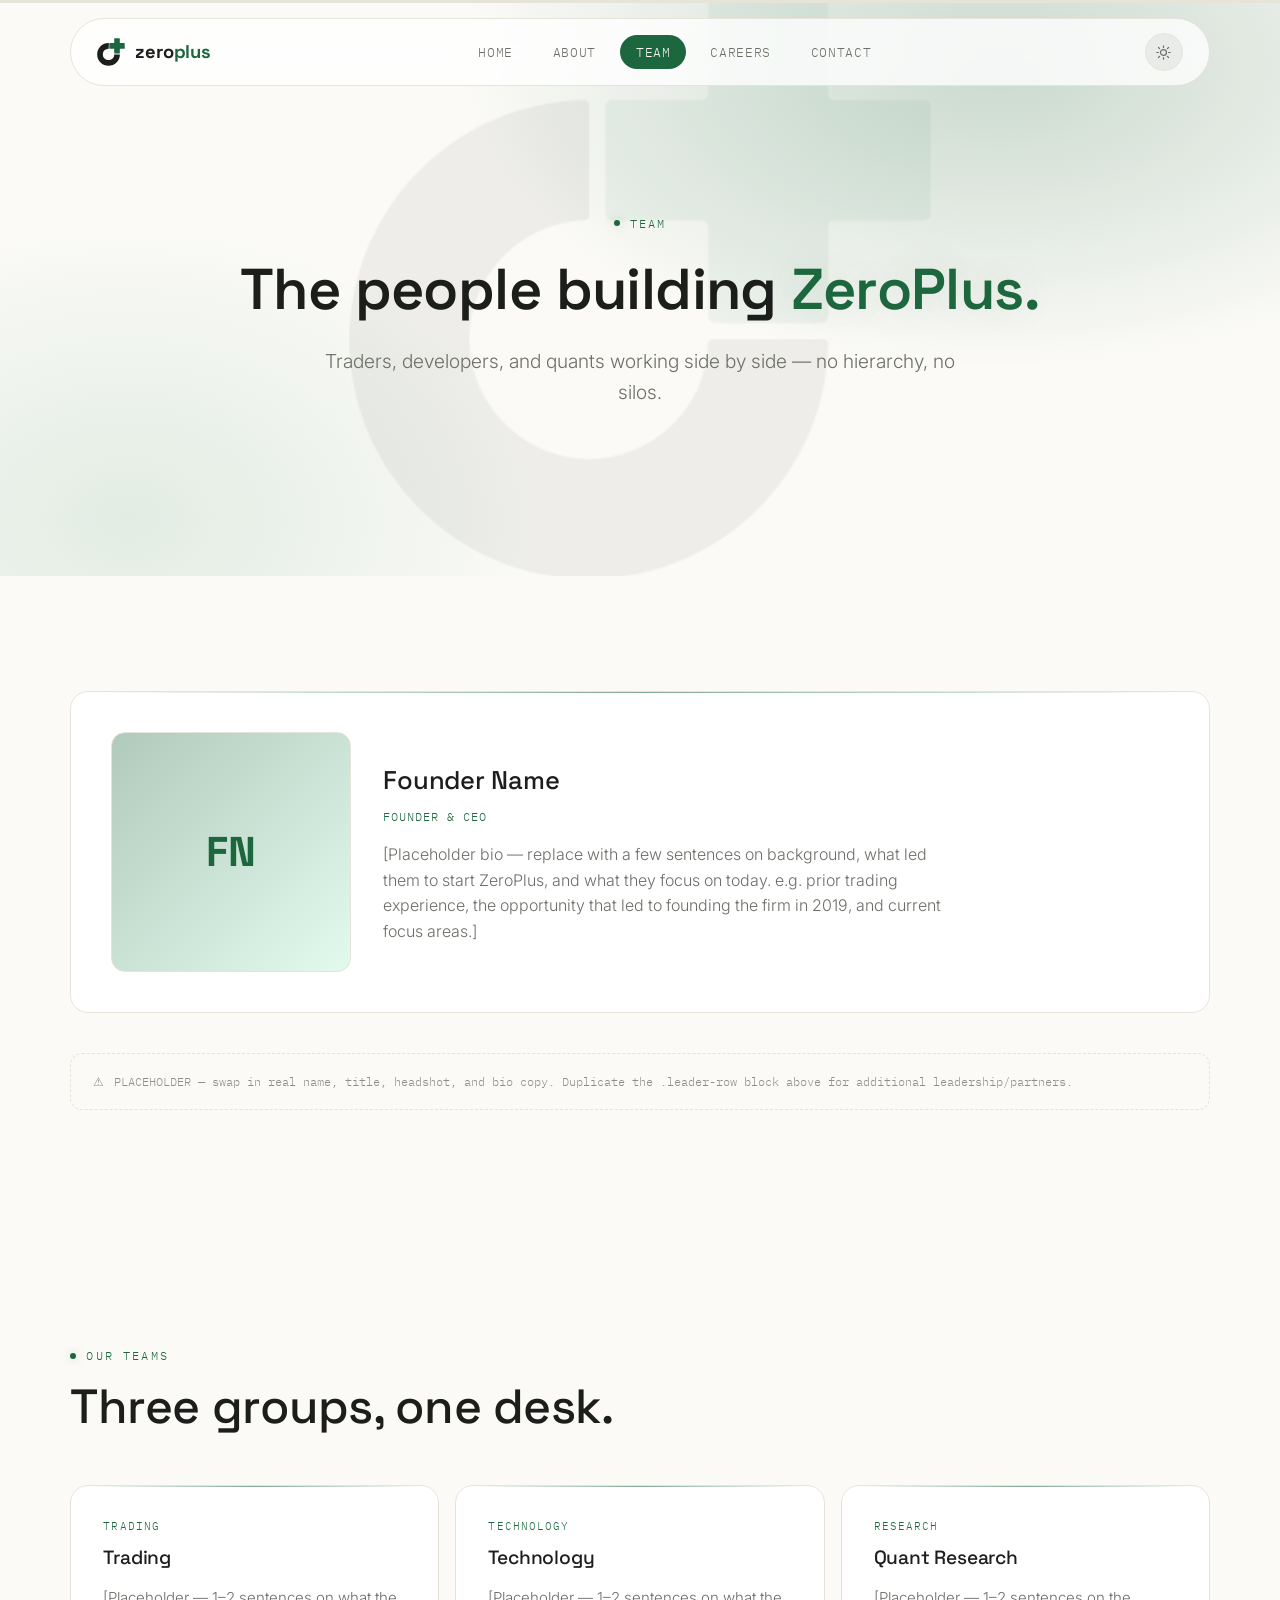
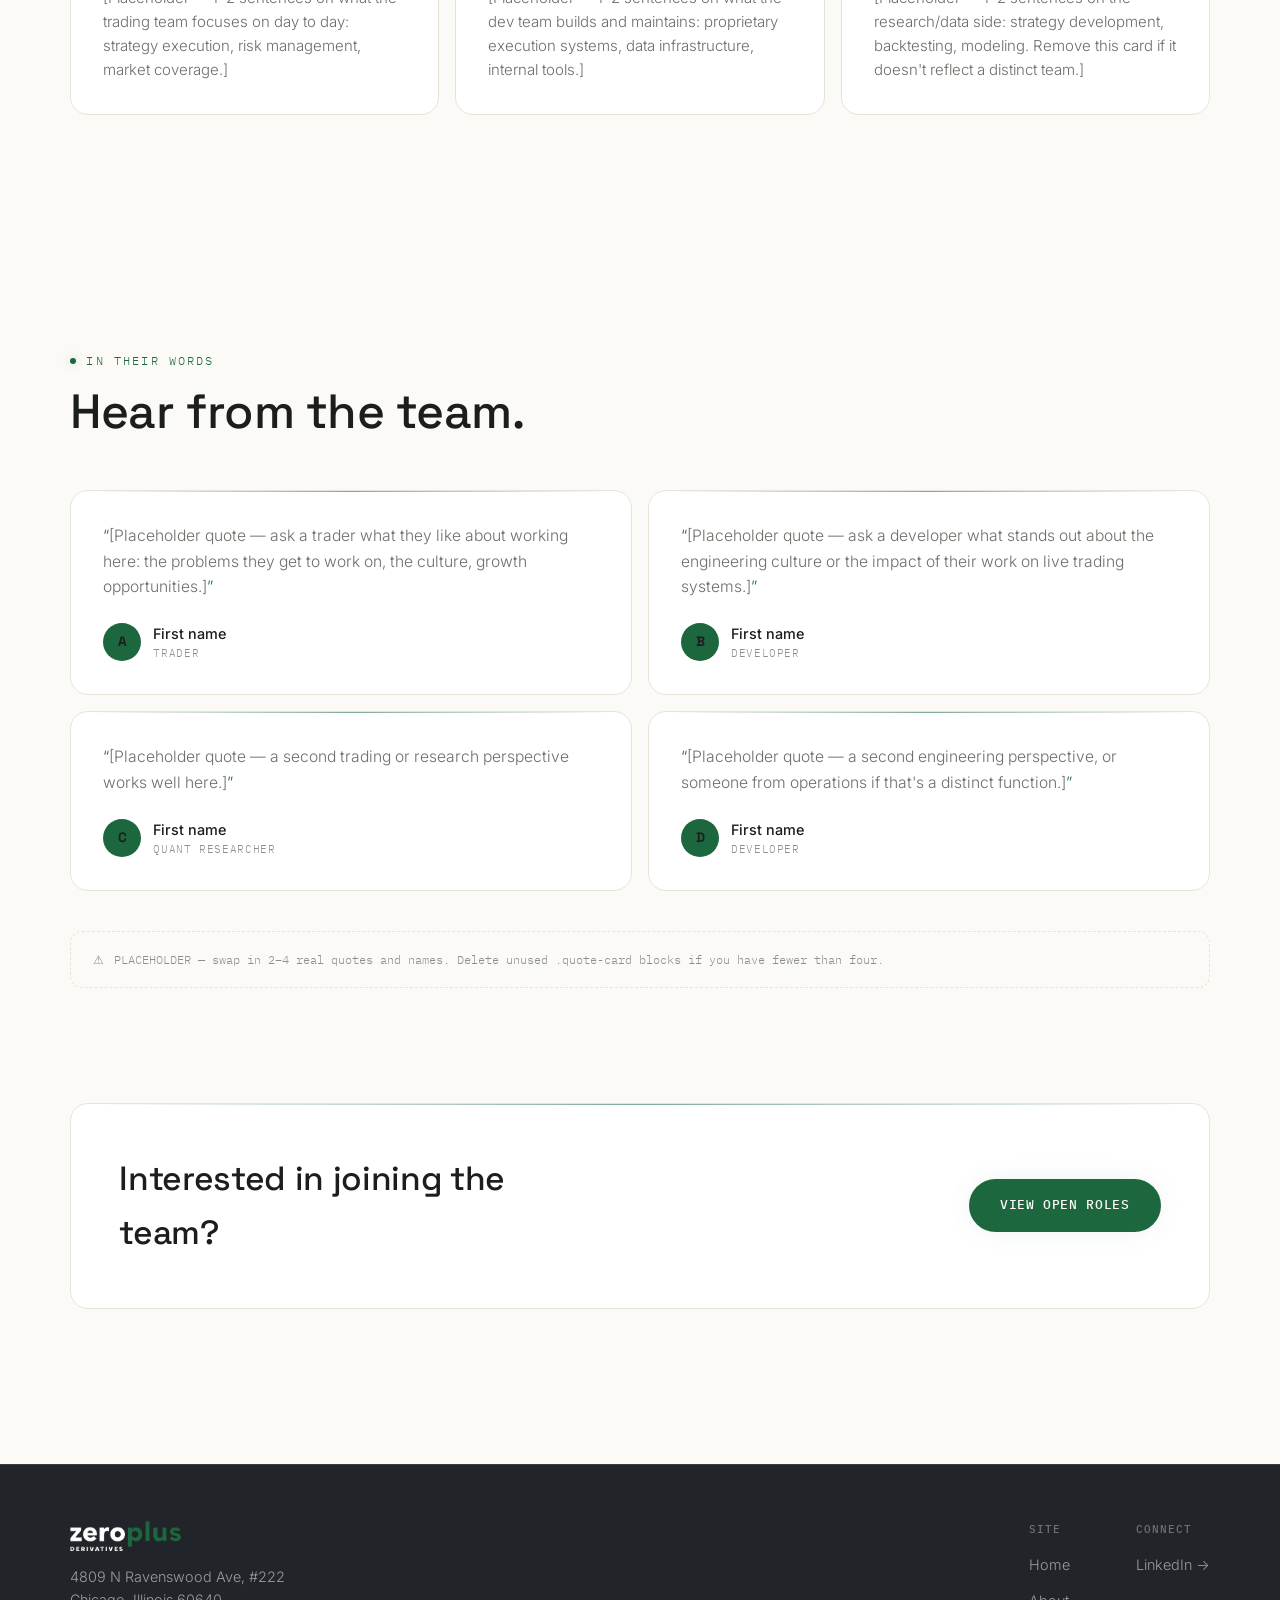
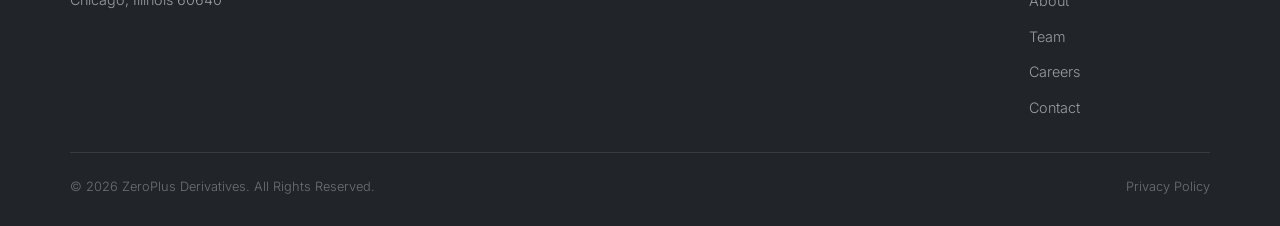
<file: team.html>
<!DOCTYPE html>
<html lang="en">
<head>
<meta charset="UTF-8">
<meta name="viewport" content="width=device-width, initial-scale=1.0">
<title>Team &mdash; ZeroPlus Derivatives</title>
<meta name="description" content="Meet the traders, developers, and quants behind ZeroPlus Derivatives.">
<link rel="icon" href="assets/logo-mark.png">
<link rel="stylesheet" href="css/style.css">
</head>
<body>

<div class="scroll-progress"><span></span></div>

<header class="site-header">
  <div class="container">
    <a href="index.html" class="brand">
      <svg class="brand-mark" viewBox="0 0 100 100" xmlns="http://www.w3.org/2000/svg" aria-hidden="true">
        <circle cx="41.2" cy="58.5" r="30.5" fill="none" stroke-width="20" stroke-dasharray="143.73 47.91" style="stroke: var(--header-text-hover);"/>
        <g transform="translate(71.5 28.2)">
          <rect x="-10" y="-27.5" width="20" height="55" rx="2" style="fill: var(--glow);"/>
          <rect x="-27.5" y="-10" width="55" height="20" rx="2" style="fill: var(--glow);"/>
        </g>
      </svg>
      <span class="brand-word">zero<span class="g">plus</span></span>
    </a>
    <nav class="main-nav" aria-label="Primary">
      <ul>
        <li><a href="index.html">Home</a></li>
        <li><a href="about.html">About</a></li>
        <li><a href="team.html" class="is-active">Team</a></li>
        <li><a href="careers.html">Careers</a></li>
        <li><a href="contact.html">Contact</a></li>
      </ul>
    </nav>
    <button class="nav-toggle" aria-label="Toggle menu" aria-expanded="false">
      <svg width="16" height="12" viewBox="0 0 18 14" fill="none" xmlns="http://www.w3.org/2000/svg">
        <path d="M0 1H18M0 7H18M0 13H18" stroke="currentColor" stroke-width="1.5"/>
      </svg>
    </button>
    <button class="theme-toggle" aria-label="Toggle light and dark mode">
      <svg class="icon-moon" viewBox="0 0 24 24" fill="none"><path d="M20 14.5A8.5 8.5 0 1 1 9.5 4a7 7 0 0 0 10.5 10.5Z" stroke="currentColor" stroke-width="1.7" stroke-linejoin="round"/></svg>
      <svg class="icon-sun" viewBox="0 0 24 24" fill="none"><circle cx="12" cy="12" r="4.2" stroke="currentColor" stroke-width="1.7"/><path d="M12 2.5v2.3M12 19.2v2.3M4.9 4.9l1.6 1.6M17.5 17.5l1.6 1.6M2.5 12h2.3M19.2 12h2.3M4.9 19.1l1.6-1.6M17.5 6.5l1.6-1.6" stroke="currentColor" stroke-width="1.7" stroke-linecap="round"/></svg>
    </button>
  </div>
</header>

<main>
  <section class="hero" style="min-height:64vh;">
    <canvas class="hero-canvas" aria-hidden="true"></canvas>
    <img src="assets/logo-mark.png" alt="" class="hero-mark-bg" aria-hidden="true">
        <div class="container">
      <div class="hero-inner" style="max-width:1100px; padding-top:60px; padding-bottom:20px;">
        <span class="eyebrow">Team</span>
        <h1 style="font-size: clamp(2.1rem, 4.8vw, 3.6rem);">The people building <span class="accent">ZeroPlus.</span></h1>
        <p class="lede">Traders, developers, and quants working side by side &mdash; no hierarchy, no silos.</p>
      </div>
    </div>
  </section>

  <!-- LEADERSHIP -->
  <section class="section-dark">
    <div class="container">
      <div class="leader-row glass">
        <div class="leader-photo"><span>FN</span></div>
        <div class="leader-text">
          <h2>Founder Name</h2>
          <span class="role">Founder &amp; CEO</span>
          <p>[Placeholder bio &mdash; replace with a few sentences on background, what led them to start ZeroPlus, and what they focus on today. e.g. prior trading experience, the opportunity that led to founding the firm in 2019, and current focus areas.]</p>
        </div>
      </div>
      <div class="placeholder-note">
        <span>&#9888;</span>
        <span>PLACEHOLDER &mdash; swap in real name, title, headshot, and bio copy. Duplicate the .leader-row block above for additional leadership/partners.</span>
      </div>
    </div>
  </section>

  <!-- TEAM GROUPS -->
  <section class="section-dark">
    <div class="container">
      <div class="section-head">
        <span class="eyebrow">Our Teams</span>
        <h2>Three groups, one desk.</h2>
      </div>
      <div class="team-groups">
        <div class="glass">
          <span class="card-label">Trading</span>
          <h3>Trading</h3>
          <p>[Placeholder &mdash; 1&ndash;2 sentences on what the trading team focuses on day to day: strategy execution, risk management, market coverage.]</p>
        </div>
        <div class="glass">
          <span class="card-label">Technology</span>
          <h3>Technology</h3>
          <p>[Placeholder &mdash; 1&ndash;2 sentences on what the dev team builds and maintains: proprietary execution systems, data infrastructure, internal tools.]</p>
        </div>
        <div class="glass">
          <span class="card-label">Research</span>
          <h3>Quant Research</h3>
          <p>[Placeholder &mdash; 1&ndash;2 sentences on the research/data side: strategy development, backtesting, modeling. Remove this card if it doesn't reflect a distinct team.]</p>
        </div>
      </div>
    </div>
  </section>

  <!-- EMPLOYEE QUOTES -->
  <section class="section-dark">
    <div class="container">
      <div class="section-head">
        <span class="eyebrow">In Their Words</span>
        <h2>Hear from the team.</h2>
      </div>
      <div class="quote-grid">
        <div class="quote-card glass">
          <blockquote>[Placeholder quote &mdash; ask a trader what they like about working here: the problems they get to work on, the culture, growth opportunities.]</blockquote>
          <div class="quote-person">
            <div class="quote-avatar">A</div>
            <div><div class="name">First name</div><div class="role">Trader</div></div>
          </div>
        </div>
        <div class="quote-card glass">
          <blockquote>[Placeholder quote &mdash; ask a developer what stands out about the engineering culture or the impact of their work on live trading systems.]</blockquote>
          <div class="quote-person">
            <div class="quote-avatar">B</div>
            <div><div class="name">First name</div><div class="role">Developer</div></div>
          </div>
        </div>
        <div class="quote-card glass">
          <blockquote>[Placeholder quote &mdash; a second trading or research perspective works well here.]</blockquote>
          <div class="quote-person">
            <div class="quote-avatar">C</div>
            <div><div class="name">First name</div><div class="role">Quant Researcher</div></div>
          </div>
        </div>
        <div class="quote-card glass">
          <blockquote>[Placeholder quote &mdash; a second engineering perspective, or someone from operations if that's a distinct function.]</blockquote>
          <div class="quote-person">
            <div class="quote-avatar">D</div>
            <div><div class="name">First name</div><div class="role">Developer</div></div>
          </div>
        </div>
      </div>
      <div class="placeholder-note">
        <span>&#9888;</span>
        <span>PLACEHOLDER &mdash; swap in 2&ndash;4 real quotes and names. Delete unused .quote-card blocks if you have fewer than four.</span>
      </div>
    </div>
  </section>

  <!-- CTA -->
  <section class="section-dark" style="padding-top:0;">
    <div class="container">
      <div class="cta-banner glass">
        <h2>Interested in joining the team?</h2>
        <a href="careers.html" class="btn btn-primary">View open roles</a>
      </div>
    </div>
  </section>
</main>

<footer class="site-footer">
  <div class="container">
    <div class="footer-top">
      <div class="footer-brand">
        <img src="assets/logo-full.png" alt="ZeroPlus Derivatives">
        <address>
          4809 N Ravenswood Ave, #222<br>
          Chicago, Illinois 60640
        </address>
      </div>
      <div class="footer-nav">
        <div>
          <h4>Site</h4>
          <ul>
            <li><a href="index.html">Home</a></li>
            <li><a href="about.html">About</a></li>
            <li><a href="team.html">Team</a></li>
            <li><a href="careers.html">Careers</a></li>
            <li><a href="contact.html">Contact</a></li>
          </ul>
        </div>
        <div>
          <h4>Connect</h4>
          <ul>
            <li><a href="https://www.linkedin.com/company/zeroplus-derivatives-llc/" target="_blank" rel="noopener" class="social-link">LinkedIn &rarr;</a></li>
          </ul>
        </div>
      </div>
    </div>
    <div class="footer-bottom">
      <span>&copy; 2026 ZeroPlus Derivatives. All Rights Reserved.</span>
      <a href="#">Privacy Policy</a>
    </div>
  </div>
</footer>

<script src="js/script.js"></script>
</body>
</html>
</file>
<file: css/style.css>
/* =========================================================
   ZeroPlus Derivatives — FUTURE / SLEEK-SCI-FI VARIANT
   Same brand tokens (logo, green, fonts) as the primary site,
   entirely new layout system: glass panels, glow accents,
   bento grids, animated constellation background.
   ========================================================= */
@import url('https://fonts.googleapis.com/css2?family=Space+Grotesk:wght@400;500;600;700&family=Inter:wght@300;400;500;600&family=IBM+Plex+Mono:wght@400;500&display=swap');

:root {
  --void: #000000;
  --ink: #07080A;
  --charcoal: #212529;
  --surface-solid: #101216;
  --glass: rgba(255, 255, 255, 0.035);
  --glass-strong: rgba(255, 255, 255, 0.06);
  --glass-border: rgba(255, 255, 255, 0.12);
  --paper: #F4F5F2;
  --white: #FFFFFF;

  --green: #1D673F;
  --green-bright: #2E8A56;
  --glow: #3FE28F;
  --glow-dim: rgba(63, 226, 143, 0.22);

  --text-muted: #9BA3A1;
  --text-dim: #5C6462;
  --line: rgba(255, 255, 255, 0.10);
  --line-dark: rgba(33, 37, 41, 0.14);

  /* Header / nav surface — separate tokens so the floating pill
     nav can properly flip with the theme instead of staying dark. */
  --header-bg: rgba(7, 8, 10, 0.72);
  --header-bg-mobile: rgba(10, 11, 14, 0.94);
  --header-border: rgba(255, 255, 255, 0.12);
  --header-text: rgba(255, 255, 255, 0.55);
  --header-text-hover: #FFFFFF;

  --font-display: 'Space Grotesk', system-ui, sans-serif;
  --font-body: 'Inter', system-ui, sans-serif;
  --font-mono: 'IBM Plex Mono', ui-monospace, monospace;

  --max-w: 1320px;
  --pad: clamp(20px, 5.5vw, 72px);
  color-scheme: dark;
}

/* =========================================================
   Light theme — palette + textures adapted from the
   warm-paper "simple" site. Same variable names so every
   existing component re-themes automatically; header and
   footer stay a constant dark charcoal in both themes.
   ========================================================= */
[data-theme="light"] {
  --ink: #FBFAF7;               /* page bg (light) + text sitting on the accent */
  --white: #1C1E1C;             /* main text (dark ink on light bg) */
  --paper: #FFFFFF;
  --glass: #FFFFFF;
  --glass-strong: #F1EFE7;
  --glass-border: #E6E3D8;

  --glow: #1D673F;              /* deep brand green reads on white; bright mint would not */
  --glow-dim: rgba(29, 103, 63, 0.12);

  --text-muted: #6B6F67;
  --text-dim: #8B8F89;
  --line: #E6E3D8;
  --line-dark: #DCDACF;

  --header-bg: rgba(255, 255, 255, 0.78);
  --header-bg-mobile: rgba(255, 255, 255, 0.96);
  --header-border: #E6E3D8;
  --header-text: #6B6F67;
  --header-text-hover: #1C1E1C;
  color-scheme: light;
}

body { transition: background 0.35s ease, color 0.35s ease; }
* { transition: background-color 0.25s ease, border-color 0.25s ease; }
.hero-canvas, .hero, .site-header, button, a { transition: none; }


*, *::before, *::after { box-sizing: border-box; }
html { scroll-behavior: smooth; }
body {
  margin: 0;
  background: var(--ink);
  color: var(--white);
  font-family: var(--font-body);
  font-weight: 300;
  font-size: 16px;
  line-height: 1.6;
  -webkit-font-smoothing: antialiased;
}
img { max-width: 100%; display: block; }
a { color: inherit; text-decoration: none; }
ul { margin: 0; padding: 0; list-style: none; }
h1, h2, h3, h4 { margin: 0; font-family: var(--font-display); font-weight: 500; letter-spacing: -0.01em; }
p { margin: 0; }
button { font-family: inherit; cursor: pointer; }
:focus-visible { outline: 2px solid var(--glow); outline-offset: 3px; }

.container { max-width: var(--max-w); margin: 0 auto; padding-left: var(--pad); padding-right: var(--pad); }

/* =========================================================
   Scroll progress — thin bar fixed at the very top,
   adapted from the site with the dock nav.
   ========================================================= */
.scroll-progress { position: fixed; top: 0; left: 0; right: 0; height: 3px; z-index: 300; background: var(--glass-border); }
.scroll-progress span { display: block; height: 100%; width: 0%; background: var(--glow); transition: width 0.08s linear; }

/* =========================================================
   Theme toggle — sun/moon switch, lives in the nav
   ========================================================= */
.theme-toggle {
  display: inline-flex; align-items: center; justify-content: center;
  width: 38px; height: 38px; border-radius: 50%;
  border: 1px solid var(--header-border); background: rgba(128, 128, 128, 0.12);
  color: var(--header-text); flex-shrink: 0; margin-left: 6px;
  transition: color 0.2s ease, background 0.2s ease, border-color 0.2s ease;
}
.theme-toggle:hover { color: var(--header-text-hover); border-color: var(--glow); }
.theme-toggle svg { width: 17px; height: 17px; }
.theme-toggle .icon-sun { display: none; }
[data-theme="light"] .theme-toggle .icon-moon { display: none; }
[data-theme="light"] .theme-toggle .icon-sun { display: block; }

/* =========================================================
   Light-mode hero texture — large faint watermark mark,
   swapped in for the constellation canvas (dark-mode only).
   ========================================================= */
.hero-mark-bg {
  position: absolute; z-index: 0; top: 50%; left: 50%;
  transform: translate(-50%, -50%);
  width: clamp(480px, 46vw, 760px);
  opacity: 0.05;
  pointer-events: none;
  display: none;
}
[data-theme="light"] .hero-mark-bg { display: block; }
[data-theme="light"] .hero-canvas { display: none; }

.eyebrow {
  display: inline-flex; align-items: center; gap: 10px;
  font-family: var(--font-mono); font-size: 12px; letter-spacing: 0.18em;
  text-transform: uppercase; color: var(--glow);
}
.eyebrow::before {
  content: ''; width: 6px; height: 6px; border-radius: 50%;
  background: var(--glow); box-shadow: 0 0 10px 2px var(--glow-dim);
}

/* =========================================================
   Glass panel primitive
   ========================================================= */
.glass {
  position: relative;
  background: var(--glass);
  border: 1px solid var(--glass-border);
  backdrop-filter: blur(18px);
  -webkit-backdrop-filter: blur(18px);
  border-radius: 18px;
}
.glass::before {
  content: '';
  position: absolute; top: 0; left: 20px; right: 20px; height: 1px;
  background: linear-gradient(90deg, transparent, var(--glow), transparent);
  opacity: 0.55;
}

/* =========================================================
   Header — floating glass nav
   ========================================================= */
.site-header {
  position: fixed; top: 0; left: 0; right: 0; z-index: 100;
  padding: 18px var(--pad) 0;
  pointer-events: none;
}
.site-header .container { pointer-events: auto; }
.site-header .container {
  display: flex; align-items: center; justify-content: space-between;
  height: 68px;
  padding: 0 26px;
  background: var(--header-bg);
  border: 1px solid var(--header-border);
  border-radius: 100px;
  backdrop-filter: blur(20px);
  -webkit-backdrop-filter: blur(20px);
  max-width: calc(var(--max-w) - var(--pad) * 2 + 52px);
}
.brand { display: flex; align-items: center; gap: 10px; }
.brand-mark { height: 28px; width: 28px; flex-shrink: 0; }
.brand-mark.mark-dark { display: block; }
.brand-mark.mark-light { display: none; }
[data-theme="light"] .brand-mark.mark-dark { display: none; }
[data-theme="light"] .brand-mark.mark-light { display: block; }
.brand-word {
  font-family: var(--font-display); font-weight: 700; font-size: 1.15rem;
  letter-spacing: -0.01em; color: var(--header-text-hover);
}
.brand-word .g { color: var(--glow); }

.main-nav ul { display: flex; align-items: center; gap: 8px; }
.main-nav a {
  font-family: var(--font-mono); font-size: 12.5px; letter-spacing: 0.05em;
  text-transform: uppercase; color: var(--header-text);
  padding: 9px 16px; border-radius: 100px;
  transition: color 0.2s ease, background 0.2s ease;
}
.main-nav a:hover { color: var(--header-text-hover); background: rgba(128, 128, 128, 0.14); }
.main-nav a.is-active { color: var(--ink); background: var(--glow); }

.nav-toggle {
  display: none; background: none; border: 1px solid var(--header-border);
  border-radius: 50%; width: 40px; height: 40px;
  align-items: center; justify-content: center; color: var(--header-text-hover);
}
@media (max-width: 780px) {
  .site-header .container { border-radius: 20px; max-width: 100%; }
  .main-nav {
    position: absolute; top: 90px; left: var(--pad); right: var(--pad);
    background: var(--header-bg-mobile);
    border: 1px solid transparent; border-radius: 16px;
    backdrop-filter: blur(20px);
    max-height: 0; overflow: hidden; opacity: 0;
    transition: max-height 0.3s ease, opacity 0.2s ease, border-color 0.2s ease;
  }
  .main-nav.is-open { max-height: 340px; opacity: 1; border-color: var(--header-border); }
  .main-nav ul { flex-direction: column; align-items: stretch; gap: 4px; padding: 12px; }
  .main-nav a { display: block; padding: 12px 16px; }
  .nav-toggle { display: inline-flex; }
}

/* =========================================================
   Hero — constellation canvas + editorial headline
   ========================================================= */
.hero {
  position: relative;
  min-height: 92vh;
  display: flex;
  align-items: center;
  overflow: hidden;
  background:
    radial-gradient(ellipse 900px 500px at 78% 12%, rgba(29,103,63,0.22), transparent 60%),
    radial-gradient(ellipse 700px 500px at 10% 90%, rgba(46,138,86,0.12), transparent 60%),
    var(--ink);
}
/* .container is a flex item here; without an explicit width it shrinks
   to fit its content and (thanks to .container's own margin:auto) ends
   up self-centering — so shorter headlines drift rightward compared to
   longer ones. Force it to fill the row so every page's text starts
   at the same left edge regardless of content length. */
.hero .container { width: 100%; margin: 0 auto; }
.hero-canvas { position: absolute; inset: 0; z-index: 0; opacity: 0.8; }
.hero-inner { position: relative; z-index: 1; max-width: 880px; margin: 0 auto; padding: 140px 0 80px; text-align: center; }

.hero h1 {
  margin-top: 26px;
  font-size: clamp(2.6rem, 6.4vw, 5.2rem);
  line-height: 1.02;
  font-weight: 600;
}
.hero h1 .thin { font-weight: 300; color: var(--text-muted); }
.hero h1 .accent { color: var(--glow); text-shadow: 0 0 40px var(--glow-dim); }

.hero p.lede { margin: 28px auto 0; font-size: 1.2rem; font-weight: 300; color: var(--text-muted); max-width: 54ch; }
.hero .cta-row { margin-top: 40px; display: flex; gap: 16px; flex-wrap: wrap; justify-content: center; }

.btn {
  display: inline-flex; align-items: center; gap: 10px;
  padding: 15px 30px; border-radius: 100px;
  font-family: var(--font-mono); font-size: 13px; letter-spacing: 0.05em;
  text-transform: uppercase; transition: all 0.2s ease; border: 1px solid transparent;
}
.btn-primary { background: var(--glow); color: var(--ink); font-weight: 500; box-shadow: 0 0 30px -6px var(--glow-dim); }
.btn-primary:hover { background: var(--white); }
.btn-ghost { border-color: var(--glass-border); color: var(--white); background: var(--glass); backdrop-filter: blur(10px); }
.btn-ghost:hover { border-color: var(--glow); color: var(--glow); }

.scroll-cue {
  position: absolute; bottom: 36px; left: var(--pad); z-index: 1;
  display: flex; align-items: center; gap: 10px;
  font-family: var(--font-mono); font-size: 11px; letter-spacing: 0.14em;
  text-transform: uppercase; color: var(--text-dim);
}
.scroll-cue .line { width: 28px; height: 1px; background: var(--text-dim); position: relative; overflow: hidden; }
.scroll-cue .line::after {
  content: ''; position: absolute; left: -100%; top: 0; width: 100%; height: 100%;
  background: var(--glow); animation: cue-slide 2.2s ease-in-out infinite;
}
@keyframes cue-slide { 0% { left: -100%; } 50% { left: 100%; } 100% { left: 100%; } }
@media (prefers-reduced-motion: reduce) { .scroll-cue .line::after { animation: none; left: 0; } }

/* =========================================================
   Stat band — big glass tiles
   ========================================================= */
.stat-band { padding: clamp(48px, 7vw, 80px) 0 clamp(64px, 8vw, 96px); position: relative; z-index: 1; }
.stat-grid { display: grid; grid-template-columns: repeat(4, 1fr); gap: 16px; }
.stat-tile { padding: 30px 26px; }
.stat-tile .value {
  font-family: var(--font-display); font-weight: 700;
  font-size: clamp(2rem, 3.4vw, 2.7rem); color: var(--white); line-height: 1;
}
.stat-tile .value .unit { color: var(--glow); }
.stat-tile .label { margin-top: 12px; font-family: var(--font-mono); font-size: 11.5px; letter-spacing: 0.06em; color: var(--text-muted); text-transform: uppercase; line-height: 1.5; }

@media (max-width: 900px) { .stat-grid { grid-template-columns: repeat(2, 1fr); } }
@media (max-width: 520px) { .stat-grid { grid-template-columns: 1fr; } }

/* =========================================================
   Sections
   ========================================================= */
section { padding: clamp(64px, 9vw, 128px) 0; }
.section-dark { background: var(--ink); position: relative; }
.section-paper { background: var(--paper); color: var(--charcoal); }
.section-charcoal { background: var(--charcoal); }

.section-head { max-width: 640px; margin-bottom: 52px; }
.section-head h2 { margin-top: 16px; font-size: clamp(1.9rem, 4vw, 3rem); line-height: 1.05; font-weight: 500; }
.section-head p { margin-top: 18px; color: var(--text-muted); font-weight: 300; font-size: 1.05rem; }
.section-paper .eyebrow { color: var(--green); }
.section-paper .eyebrow::before { background: var(--green); box-shadow: 0 0 10px 2px rgba(29,103,63,0.2); }

/* =========================================================
   Bento grid — "What we do"
   ========================================================= */
.bento { display: grid; grid-template-columns: repeat(3, 1fr); grid-auto-rows: minmax(160px, auto); gap: 16px; }
.bento-item {
  padding: 34px; display: flex; flex-direction: column; justify-content: flex-end;
  transition: border-color 0.25s ease, transform 0.25s ease;
}
.bento-item:hover { border-color: var(--glow-dim); transform: translateY(-3px); }
.bento-item.span-2 { grid-column: span 2; }
.bento-item.span-2-row { grid-row: span 2; }
.bento-icon { width: 40px; height: 40px; margin-bottom: 20px; color: var(--glow); }
.bento-item.span-2 .bento-icon { width: 64px; height: 64px; margin-bottom: 28px; }
.bento-item h3 { font-size: 1.3rem; font-weight: 500; }
.bento-item p { margin-top: 12px; color: var(--text-muted); font-size: 0.96rem; font-weight: 300; max-width: 42ch; }
.bento-item .tag { font-family: var(--font-mono); font-size: 11px; color: var(--text-dim); text-transform: uppercase; letter-spacing: 0.08em; margin-bottom: auto; }

@media (max-width: 900px) {
  .bento { grid-template-columns: 1fr 1fr; }
  .bento-item.span-2-row { grid-row: span 1; }
}
@media (max-width: 620px) {
  .bento { grid-template-columns: 1fr; }
  .bento-item.span-2 { grid-column: span 1; }
}

/* =========================================================
   Full-bleed statement band
   ========================================================= */
.statement {
  position: relative; overflow: hidden;
  padding: clamp(90px, 14vw, 160px) 0;
  background:
    radial-gradient(ellipse 800px 500px at 50% 0%, var(--glow-dim), transparent 65%),
    var(--ink);
  text-align: center;
  border-top: 1px solid var(--line);
  border-bottom: 1px solid var(--line);
}
.statement .container { max-width: 920px; }
.statement h2 {
  font-size: clamp(1.8rem, 5vw, 3.4rem); line-height: 1.15; font-weight: 400;
  color: var(--text-muted);
}
.statement h2 strong { color: var(--white); font-weight: 600; }
.statement h2 .accent { color: var(--glow); font-weight: 600; text-shadow: 0 0 40px var(--glow-dim); }

/* =========================================================
   Split / media panels (About page scenes)
   ========================================================= */
.split-row { display: grid; grid-template-columns: 1fr 1fr; gap: 28px; align-items: center; }
.split-row.reverse .split-media { order: 2; }
.split-row.reverse .split-text { order: 1; }
.split-media { position: relative; aspect-ratio: 4/3; overflow: hidden; border: 1px solid var(--glass-border); border-radius: 18px; }
.split-media .scene-svg { width: 100%; height: 100%; }
.split-text h2 { font-size: clamp(1.6rem, 3.2vw, 2.3rem); line-height: 1.1; font-weight: 500; }
.split-text p { margin-top: 20px; color: var(--text-muted); max-width: 48ch; font-weight: 300; }
.split-text p + p { margin-top: 14px; }
.section-paper .split-text p { color: var(--text-muted-dark, #6B7573); }

@media (max-width: 820px) {
  .split-row { grid-template-columns: 1fr; }
  .split-row.reverse .split-media, .split-row.reverse .split-text { order: unset; }
}

/* =========================================================
   CTA banner
   ========================================================= */
.cta-banner { display: flex; align-items: center; justify-content: space-between; gap: 24px; flex-wrap: wrap; padding: 48px; }
.cta-banner h2 { font-size: clamp(1.5rem, 3vw, 2.1rem); max-width: 480px; font-weight: 500; }

/* =========================================================
   Team preview / people cards
   ========================================================= */
.people-grid { display: grid; grid-template-columns: repeat(3, 1fr); gap: 16px; }
.people-card { padding: 30px; text-align: left; }
.people-avatar {
  width: 56px; height: 56px; border-radius: 50%;
  background: linear-gradient(135deg, var(--green), var(--glow));
  display: flex; align-items: center; justify-content: center;
  font-family: var(--font-display); font-weight: 700; color: var(--ink);
  margin-bottom: 20px;
}
.people-card h4 { font-size: 1.05rem; font-weight: 500; }
.people-card .role { font-family: var(--font-mono); font-size: 11px; color: var(--glow); text-transform: uppercase; letter-spacing: 0.06em; margin-top: 4px; display: block; }
.people-card p { margin-top: 14px; color: var(--text-muted); font-size: 0.92rem; font-weight: 300; line-height: 1.6; }
@media (max-width: 820px) { .people-grid { grid-template-columns: 1fr; } }

/* =========================================================
   Leadership row (About/Team)
   ========================================================= */
.leader-row { display: grid; grid-template-columns: 240px 1fr; gap: 32px; align-items: center; padding: 40px; }
.leader-photo {
  aspect-ratio: 1; border-radius: 14px;
  background: linear-gradient(135deg, rgba(29,103,63,0.35), rgba(63,226,143,0.15));
  border: 1px solid var(--glass-border);
  display: flex; align-items: center; justify-content: center;
  font-family: var(--font-display); font-size: 2.6rem; font-weight: 700; color: var(--glow);
}
.leader-text h2 { font-size: 1.6rem; font-weight: 500; }
.leader-text .role { font-family: var(--font-mono); font-size: 12px; letter-spacing: 0.08em; text-transform: uppercase; color: var(--glow); margin-top: 6px; display: block; }
.leader-text p { margin-top: 16px; color: var(--text-muted); max-width: 58ch; font-weight: 300; }
@media (max-width: 640px) { .leader-row { grid-template-columns: 1fr; text-align: left; } .leader-photo { width: 130px; height: 130px; } }

.quote-grid { display: grid; grid-template-columns: repeat(2, 1fr); gap: 16px; }
.quote-card { padding: 32px; display: flex; flex-direction: column; gap: 22px; }
.quote-card blockquote { margin: 0; font-size: 0.98rem; color: var(--text-muted); line-height: 1.65; font-weight: 300; }
.quote-card blockquote::before { content: '\201C'; color: var(--glow); }
.quote-card blockquote::after { content: '\201D'; color: var(--glow); }
.quote-person { display: flex; align-items: center; gap: 12px; margin-top: auto; }
.quote-avatar { width: 38px; height: 38px; border-radius: 50%; background: var(--green); color: var(--white); display: flex; align-items: center; justify-content: center; font-family: var(--font-display); font-weight: 700; font-size: 0.85rem; flex-shrink: 0; }
.quote-person .name { font-weight: 500; font-size: 0.9rem; }
.quote-person .role { font-family: var(--font-mono); font-size: 10.5px; color: var(--text-dim); text-transform: uppercase; letter-spacing: 0.06em; }
@media (max-width: 720px) { .quote-grid { grid-template-columns: 1fr; } }

.team-groups { display: grid; grid-template-columns: repeat(3, 1fr); gap: 16px; }
.team-groups .glass { padding: 32px; }
.team-groups .card-label { display: block; font-family: var(--font-mono); font-size: 11px; letter-spacing: 0.1em; text-transform: uppercase; color: var(--glow); margin-bottom: 8px; }
.team-groups h3 { font-size: 1.2rem; font-weight: 500; }
.team-groups p { margin-top: 12px; color: var(--text-muted); font-size: 0.94rem; font-weight: 300; }
@media (max-width: 720px) { .team-groups { grid-template-columns: 1fr; } }

/* Generic equal 3-col glass card grid (reused across pages) */
.card-grid3 { display: grid; grid-template-columns: repeat(3, 1fr); gap: 16px; }
.card-grid3 .glass { padding: 32px; }
.card-grid3 .tag { font-family: var(--font-mono); font-size: 11px; color: var(--glow); text-transform: uppercase; letter-spacing: 0.08em; }
.card-grid3 h3 { margin-top: 10px; font-size: 1.15rem; font-weight: 500; }
.card-grid3 p { margin-top: 12px; color: var(--text-muted); font-size: 0.95rem; font-weight: 300; }
@media (max-width: 720px) { .card-grid3 { grid-template-columns: 1fr; } }

.placeholder-note {
  margin-top: 40px; padding: 18px 22px; border: 1px dashed var(--glass-border); border-radius: 12px;
  font-family: var(--font-mono); font-size: 12px; color: var(--text-dim);
  display: flex; gap: 10px; align-items: flex-start;
}

/* =========================================================
   Careers page
   ========================================================= */
.job-list { display: grid; gap: 16px; }
.job-row { padding: 36px; display: grid; grid-template-columns: 1fr auto; gap: 24px; align-items: start; }
.job-main h3 { font-size: 1.4rem; font-weight: 500; }
.job-meta { display: flex; gap: 10px; margin-top: 12px; flex-wrap: wrap; }
.job-meta span { font-family: var(--font-mono); font-size: 11px; letter-spacing: 0.05em; text-transform: uppercase; color: var(--glow); border: 1px solid var(--glow-dim); padding: 5px 12px; border-radius: 100px; }
.job-desc { margin-top: 18px; color: var(--text-muted); max-width: 62ch; font-weight: 300; }
.job-list-inline { margin-top: 16px; display: grid; gap: 9px; }
.job-list-inline li { padding-left: 20px; position: relative; color: var(--text-muted); font-size: 0.94rem; font-weight: 300; }
.job-list-inline li::before { content: ''; position: absolute; left: 0; top: 8px; width: 6px; height: 6px; border-radius: 50%; background: var(--glow); }
.job-apply { align-self: center; }
@media (max-width: 640px) { .job-row { grid-template-columns: 1fr; } .job-apply { justify-self: start; } }

/* =========================================================
   Contact page
   ========================================================= */
.contact-grid { display: grid; grid-template-columns: 0.9fr 1.1fr; gap: 16px; }
.contact-panel { padding: 40px; }
.contact-item { padding: 22px 0; border-bottom: 1px solid var(--line); }
.contact-item:last-child { border-bottom: none; }
.contact-item .label { font-family: var(--font-mono); font-size: 11.5px; letter-spacing: 0.08em; text-transform: uppercase; color: var(--glow); }
.contact-item .value { margin-top: 8px; font-size: 1.1rem; font-weight: 400; }
.contact-item a.value:hover { color: var(--glow); }
.map-frame { overflow: hidden; min-height: 320px; border-radius: 18px; filter: grayscale(0.4) invert(0.92) contrast(0.9); }
[data-theme="light"] .map-frame { filter: grayscale(0.3) contrast(0.95); }
.map-frame iframe { width: 100%; height: 100%; border: 0; }
@media (max-width: 820px) { .contact-grid { grid-template-columns: 1fr; } }

/* =========================================================
   Footer
   ========================================================= */
.site-footer { background: var(--charcoal); border-top: 1px solid rgba(255,255,255,0.1); padding: 56px 0 28px; margin-top: 40px; }
.footer-top { display: flex; justify-content: space-between; align-items: flex-start; flex-wrap: wrap; gap: 32px; padding-bottom: 32px; border-bottom: 1px solid rgba(255,255,255,0.1); }
.footer-brand img { height: 30px; margin-bottom: 14px; }
.footer-brand address { font-style: normal; color: rgba(255,255,255,0.55); font-size: 0.9rem; line-height: 1.6; font-weight: 300; }
.footer-nav { display: flex; gap: 56px; flex-wrap: wrap; }
.footer-nav h4 { font-family: var(--font-mono); font-size: 11px; letter-spacing: 0.1em; text-transform: uppercase; color: rgba(255,255,255,0.35); margin-bottom: 14px; }
.footer-nav ul { display: flex; flex-direction: column; gap: 10px; }
.footer-nav a { color: rgba(255,255,255,0.55); font-size: 0.9rem; transition: color 0.2s ease; }
.footer-nav a:hover { color: #FFFFFF; }
.footer-bottom { display: flex; justify-content: space-between; align-items: center; flex-wrap: wrap; gap: 12px; padding-top: 24px; font-size: 0.8rem; color: rgba(255,255,255,0.35); }
.footer-bottom a:hover { color: #FFFFFF; }
.social-link { display: inline-flex; align-items: center; gap: 8px; color: rgba(255,255,255,0.55); }
.social-link:hover { color: #3FE28F; }
</file>
